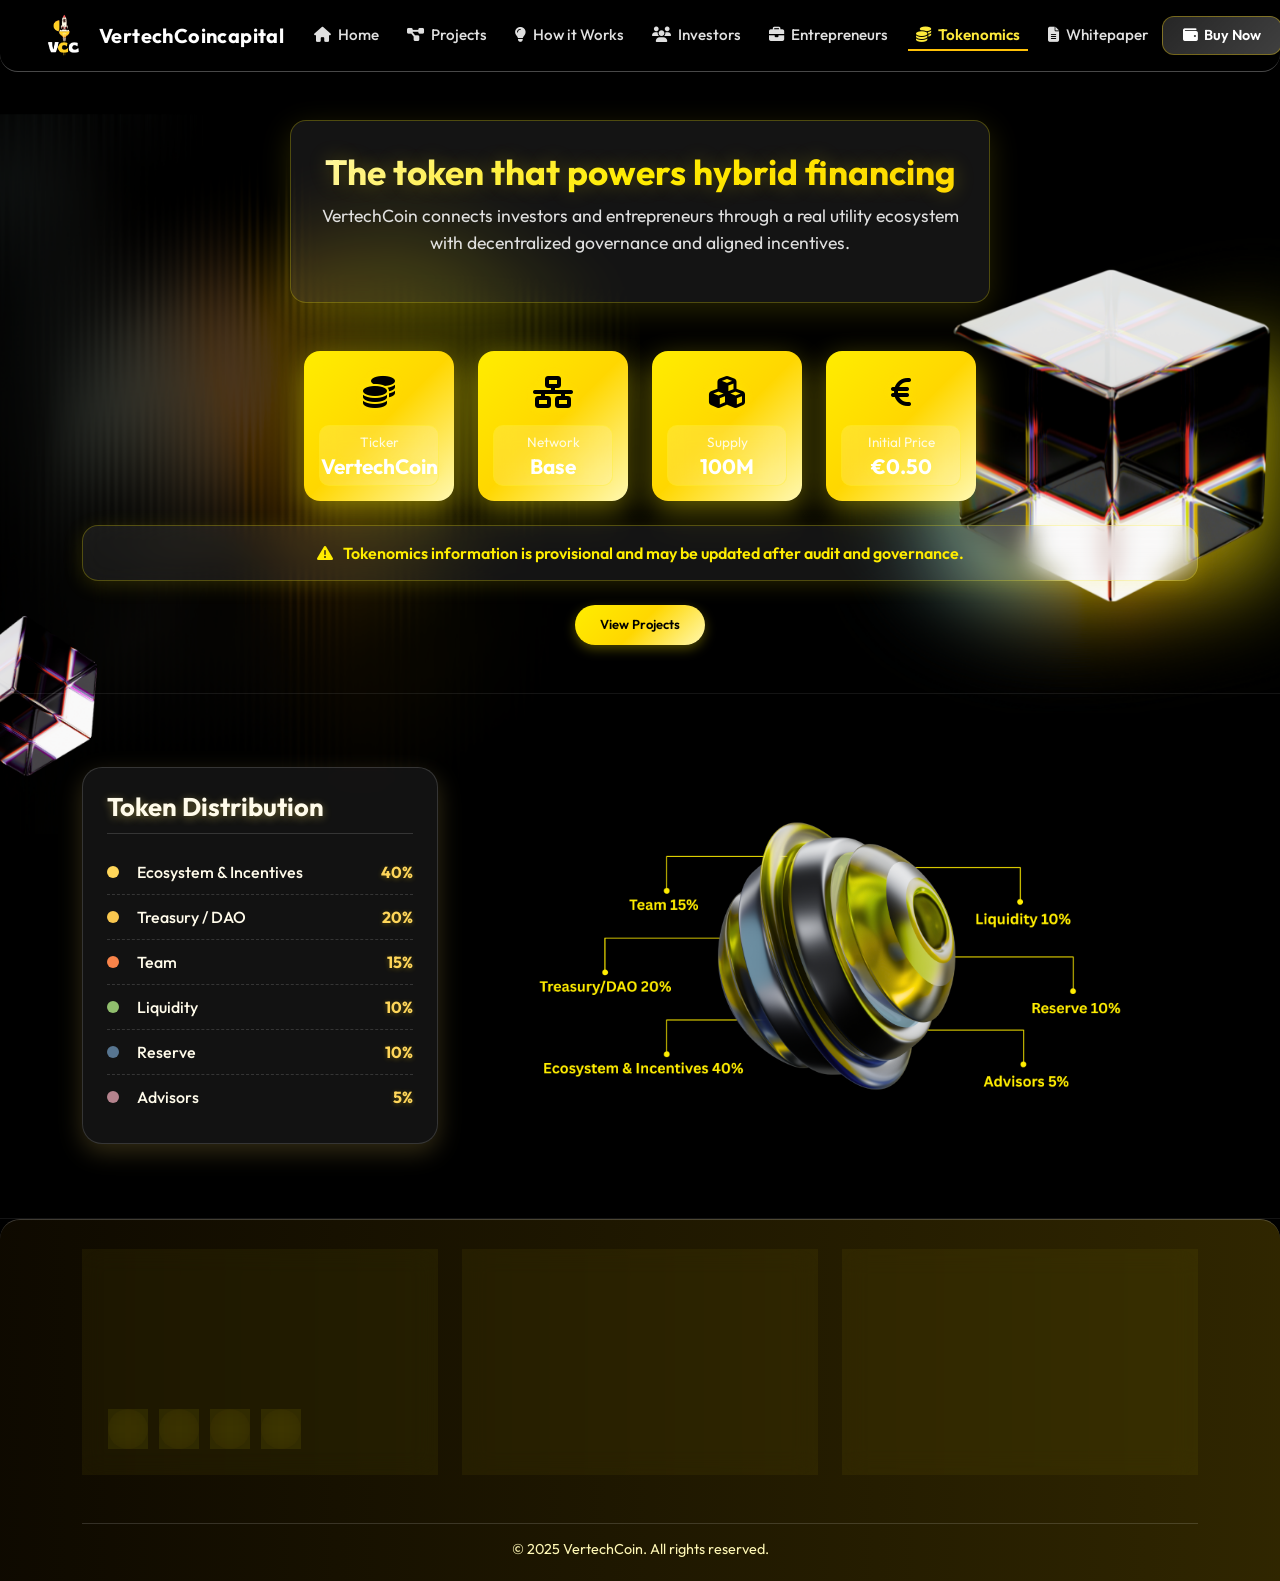
<file: token.html>
<!DOCTYPE html>
<html lang="en">
<head>
  <meta charset="UTF-8">
  <meta name="viewport" content="width=device-width, initial-scale=1.0">
  <title>VertechCoincapital-Tokenomics</title>
  <link rel="icon" type="image/png" href="images/new-logo-BuRQRJTO.png">
  <!-- Bootstrap CSS -->
  <link href="https://cdn.jsdelivr.net/npm/bootstrap@5.3.3/dist/css/bootstrap.min.css" rel="stylesheet">
  <!-- Google Fonts -->
  <link href="https://fonts.googleapis.com/css2?family=Inter:wght@400;600;700&display=swap" rel="stylesheet">
  <!-- Font Awesome -->
  <link href="https://cdnjs.cloudflare.com/ajax/libs/font-awesome/6.5.0/css/all.min.css" rel="stylesheet">

  <link href="https://fonts.googleapis.com/css2?family=Outfit:wght@400;500;600;700&display=swap" rel="stylesheet">

    <link rel="stylesheet" href="https://cdnjs.cloudflare.com/ajax/libs/animate.css/4.1.1/animate.min.css" />

  <!-- Custom CSS -->
  <link rel="stylesheet" href="css/navbar.css">
  <link rel="stylesheet" href="css/hero.css">
  <link rel="stylesheet" href="css/dashboard.css">
  <link rel="stylesheet" href="css/index.css">
  <link rel="stylesheet" href="css/entrepreneurs.css">
  <link rel="stylesheet" href="css/index.css">
  <link rel="stylesheet" href="css/token.css">
</head>
<body style=" background: black; overflow-x: hidden;    font-family: 'Outfit', sans-serif !important;">

  <!-- Navbar -->
  <nav class="navbar navbar-expand-lg fixed-top custom-navbar">
    <div class="container-fluid">
      <a class="navbar-brand d-flex align-items-center" href="index.html">
        <img src="images/new-logo-BuRQRJTO.png" alt="VertechCoin Logo" class="me-2" style="height: 55px;">
        <span>VertechCoincapital</span>
      </a>
      <button class="navbar-toggler" type="button" data-bs-toggle="collapse" data-bs-target="#navbarNav"
        aria-controls="navbarNav" aria-expanded="false" aria-label="Toggle navigation">
        <span class="navbar-toggler-icon" style="filter: invert(1);"></span>
      </button>
      <div class="collapse navbar-collapse justify-content-center" id="navbarNav">
        <ul class="navbar-nav">
          <li class="nav-item"><a class="nav-link" href="index.html"><i class="fa-solid fa-house me-1"></i>
            Home</a></li>
            <li class="nav-item"><a class="nav-link" href="projectnew.html"><i class="fa-solid fa-diagram-project me-1"></i>
              Projects</a></li>
          <li class="nav-item"><a class="nav-link" href="how-works.html"><i class="fa-solid fa-lightbulb me-1"></i> How
              it Works</a></li>
          <li class="nav-item"><a class="nav-link" href="invest.html"><i class="fa-solid fa-users me-1"></i>
              Investors</a></li>
          <li class="nav-item"><a class="nav-link" href="entrepreneurs.html"><i class="fa-solid fa-briefcase me-1"></i>
              Entrepreneurs</a></li>
          <li class="nav-item"><a class="nav-link" href="token.html"><i class="fa-solid fa-coins me-1"></i> Tokenomics</a>
          </li>
          <li class="nav-item"><a class="nav-link" href="whitepaper.html"><i class="fa-solid fa-file-lines me-1"></i>
              Whitepaper</a></li>
        </ul>
      </div>
      <div class="nav-buttons d-none d-lg-block">
        <button class="btn glass-btn me-2" onclick="alert('Coming soon')"><i class="fa-solid fa-wallet me-1"></i> Buy Now</button>
        <a href="projects.html"><button class="btn glass-btn"><i class="fa-solid fa-compass me-1"></i> Explore
            Projects</button></a>
      </div>
    </div>
  </nav>



  <section class="token-section pt-5 pb-5">
    <div class="container text-center">
      <!-- Intro Container -->
      <div class="token-intro mx-auto mb-5 animate-on-scroll animate__animated" data-animation="animate__fadeInDown">
        <h2 class="token-title">The token that powers hybrid financing</h2>
        <p class="token-subtitle">
          VertechCoin connects investors and entrepreneurs through a real utility ecosystem 
          with decentralized governance and aligned incentives.
        </p>
      </div>
  
     <!-- Token Cards Grid -->
<div class="token-grid d-flex justify-content-center flex-wrap gap-4">
  
    <div class="token-card-square animate-on-scroll animate__animated" data-animation="animate__fadeInLeft">
      <i class="fas fa-coins token-icon"></i>
      <div class="token-bottom">
        <span class="token-label">Ticker</span>
        <h3>VertechCoin</h3>
      </div>
    </div>
  
    <div class="token-card-square animate-on-scroll animate__animated" data-animation="animate__fadeInDown">
      <i class="fas fa-network-wired token-icon"></i>
      <div class="token-bottom">
        <span class="token-label">Network</span>
        <h3>Base</h3>
      </div>
    </div>
  
    <div class="token-card-square animate-on-scroll animate__animated" data-animation="animate__fadeInDown">
      <i class="fas fa-cubes token-icon"></i>
      <div class="token-bottom">
        <span class="token-label">Supply</span>
        <h3>100M</h3>
      </div>
    </div>
  
    <div class="token-card-square animate-on-scroll animate__animated" data-animation="animate__fadeInRight">
      <i class="fas fa-euro-sign token-icon"></i>
      <div class="token-bottom">
        <span class="token-label">Initial Price</span>
        <h3>€0.50</h3>
      </div>
    </div>
  
  </div>
  
  
      <!-- Tokenomics Warning -->
      <div class="token-warning mt-4 animate-on-scroll animate__animated" data-animation="animate__fadeInLeft">
        <i class="fas fa-exclamation-triangle"></i>
        Tokenomics information is provisional and may be updated after audit and governance.
      </div>
  
      <!-- CTA -->
      <a href="projects.html" class="btn btn-primary mt-4 animate-on-scroll animate__animated" data-animation="animate__fadeInRight">View Projects</a>
    </div>




    



  </section>




  <!-- Tokenomics Section -->
<section class="tokenomics-section pt-5 pb-5">
  <div class="container">
    <div class="row align-items-center justify-content-center">

      <!-- Left Token Distribution -->
      <div class="col-lg-4 col-md-5 col-12 mb-4 mb-md-0">
        <div class="token-info-box p-4">
          <h3 class="token-info-title mb-3">Token Distribution</h3>
          <ul class="token-info-list">
            <li><span class="token-dot" style="background-color:#FFD65A;"></span><span class="token-info-label">Ecosystem & Incentives</span><span class="token-info-value">40%</span></li>
            <li><span class="token-dot" style="background-color:#F9C74F;"></span><span class="token-info-label">Treasury / DAO</span><span class="token-info-value">20%</span></li>
            <li><span class="token-dot" style="background-color:#F9844A;"></span><span class="token-info-label">Team</span><span class="token-info-value">15%</span></li>
            <li><span class="token-dot" style="background-color:#90BE6D;"></span><span class="token-info-label">Liquidity</span><span class="token-info-value">10%</span></li>
            <li><span class="token-dot" style="background-color:#577590;"></span><span class="token-info-label">Reserve</span><span class="token-info-value">10%</span></li>
            <li><span class="token-dot" style="background-color:#B5838D;"></span><span class="token-info-label">Advisors</span><span class="token-info-value">5%</span></li>
          </ul>
        </div>
      </div>

      <!-- Right Chart Image -->
      <div class="col-lg-8 col-md-7 col-12 text-center">
        <div class="token-chart-container p-3">
          <img src="images/tokenomics-chart.png" alt="Tokenomics Chart" class="img-fluid tokenomics-image">
        </div>
      </div>

    </div>
  </div>
</section>

  
  




  
  




  







  <!--Modern Footer -->
<!--Footer -->
<footer class="footer">
  <div class="container">
    <div class="row gy-4">
      
      <!-- Brand Info -->
      <div class="col-lg-4 col-md-6">
        <div class="footer-card glass h-100 d-flex flex-column">
          <h3 class="footer-logo">VertechCoin</h3>
          <p class="footer-desc flex-grow-1">
            Where entrepreneurs and investors meet. Fuel innovation with smart funding solutions powered by VertechCoin.
          </p>
          <div class="socials">
            <a href="#"><i class="fab fa-twitter"></i></a>
            <a href="#"><i class="fab fa-telegram-plane"></i></a>
            <a href="#"><i class="fab fa-instagram"></i></a>
            <a href="#"><i class="fab fa-medium-m"></i></a>
          </div>
        </div>
      </div>

      <!-- Quick Links -->
      <div class="col-lg-4 col-md-6">
        <div class="footer-card glass h-100 d-flex flex-column">
          <h5 class="footer-heading">Quick Links</h5>
          <ul class="footer-links flex-grow-1">
            <li><a href="whitepaper.html">Whitepaper</a></li>
            <li><a href="projectnew.html">Projects</a></li>
            <li><a href="invest.html">Investors</a></li>
            <li><a href="token.html">Tokenomics</a></li>
          </ul>
        </div>
      </div>

      <!-- Legal -->
      <div class="col-lg-4 col-md-6">
        <div class="footer-card glass h-100 d-flex flex-column">
          <h5 class="footer-heading">Legal</h5>
          <ul class="footer-links flex-grow-1">
            <li><a href="/public/Privacy_Policy.pdf" target="_blank">Privacy Policy</a></li>
            <li><a href="/public/Terms_of_Service.pdf" target="_blank">Terms of Service</a></li>
            <li><a href="/public/Risk_Disclosure.pdf" target="_blank">Risk Disclosure</a></li>
          </ul>
        </div>
      </div>

      <!-- Subscribe -->
      <!-- <div class="col-lg-3 col-md-6">
        <div class="footer-card glass h-100 d-flex flex-column text-center">
          <h5 class="footer-heading">Stay Updated</h5>
          <p class="footer-desc flex-grow-1">
            Get the latest updates on VertechCoin and new project launches
          </p>
          <form class="subscribe-form d-flex">
            <input type="email" class="form-control" placeholder="Enter your email">
            <button type="submit" class="btn-subscribe">Subscribe</button>
          </form>
        </div>
      </div> -->

    </div>

    <!-- Bottom -->
    <div class="footer-bottom text-center mt-5">
      <p>© 2025 VertechCoin. All rights reserved.</p>
    </div>
  </div>
</footer>
  
  <!-- Bootstrap JS -->
  <script src="https://cdn.jsdelivr.net/npm/bootstrap@5.3.3/dist/js/bootstrap.bundle.min.js"></script>

<!-- Animation Script-->
  <script>
        // Function to handle the intersection of the target elements
        function handleIntersection(entries, observer) {
            entries.forEach((entry) => {
                if (entry.isIntersecting) {
                    const targetElement = entry.target;
                    const animationClass = targetElement.dataset.animation;

                    if (animationClass) {
                        targetElement.classList.add(animationClass);
                        // Remove the animate-on-scroll class to prevent animation on subsequent scrolls
                        targetElement.classList.remove('animate-on-scroll');
                    }
                }
            });
        }

        const options = {
            root: null,
            rootMargin: '0px',
            threshold: 0,
        };

        const observer = new IntersectionObserver(handleIntersection, options);

        // Observe all elements with the "animate-on-scroll" class
        const animatedElements = document.querySelectorAll('.animate-on-scroll');
        animatedElements.forEach((element) => {
            observer.observe(element);
        });
    </script>


<script>
  // Run after page loads
  document.addEventListener("DOMContentLoaded", function () {
    const currentPage = window.location.pathname.split("/").pop(); 
    const navLinks = document.querySelectorAll(".custom-navbar .nav-link");

    navLinks.forEach(link => {
      if (link.getAttribute("href") === currentPage) {
        link.classList.add("active");
      }
    });
  });
</script>


</body>
</html>
</file>
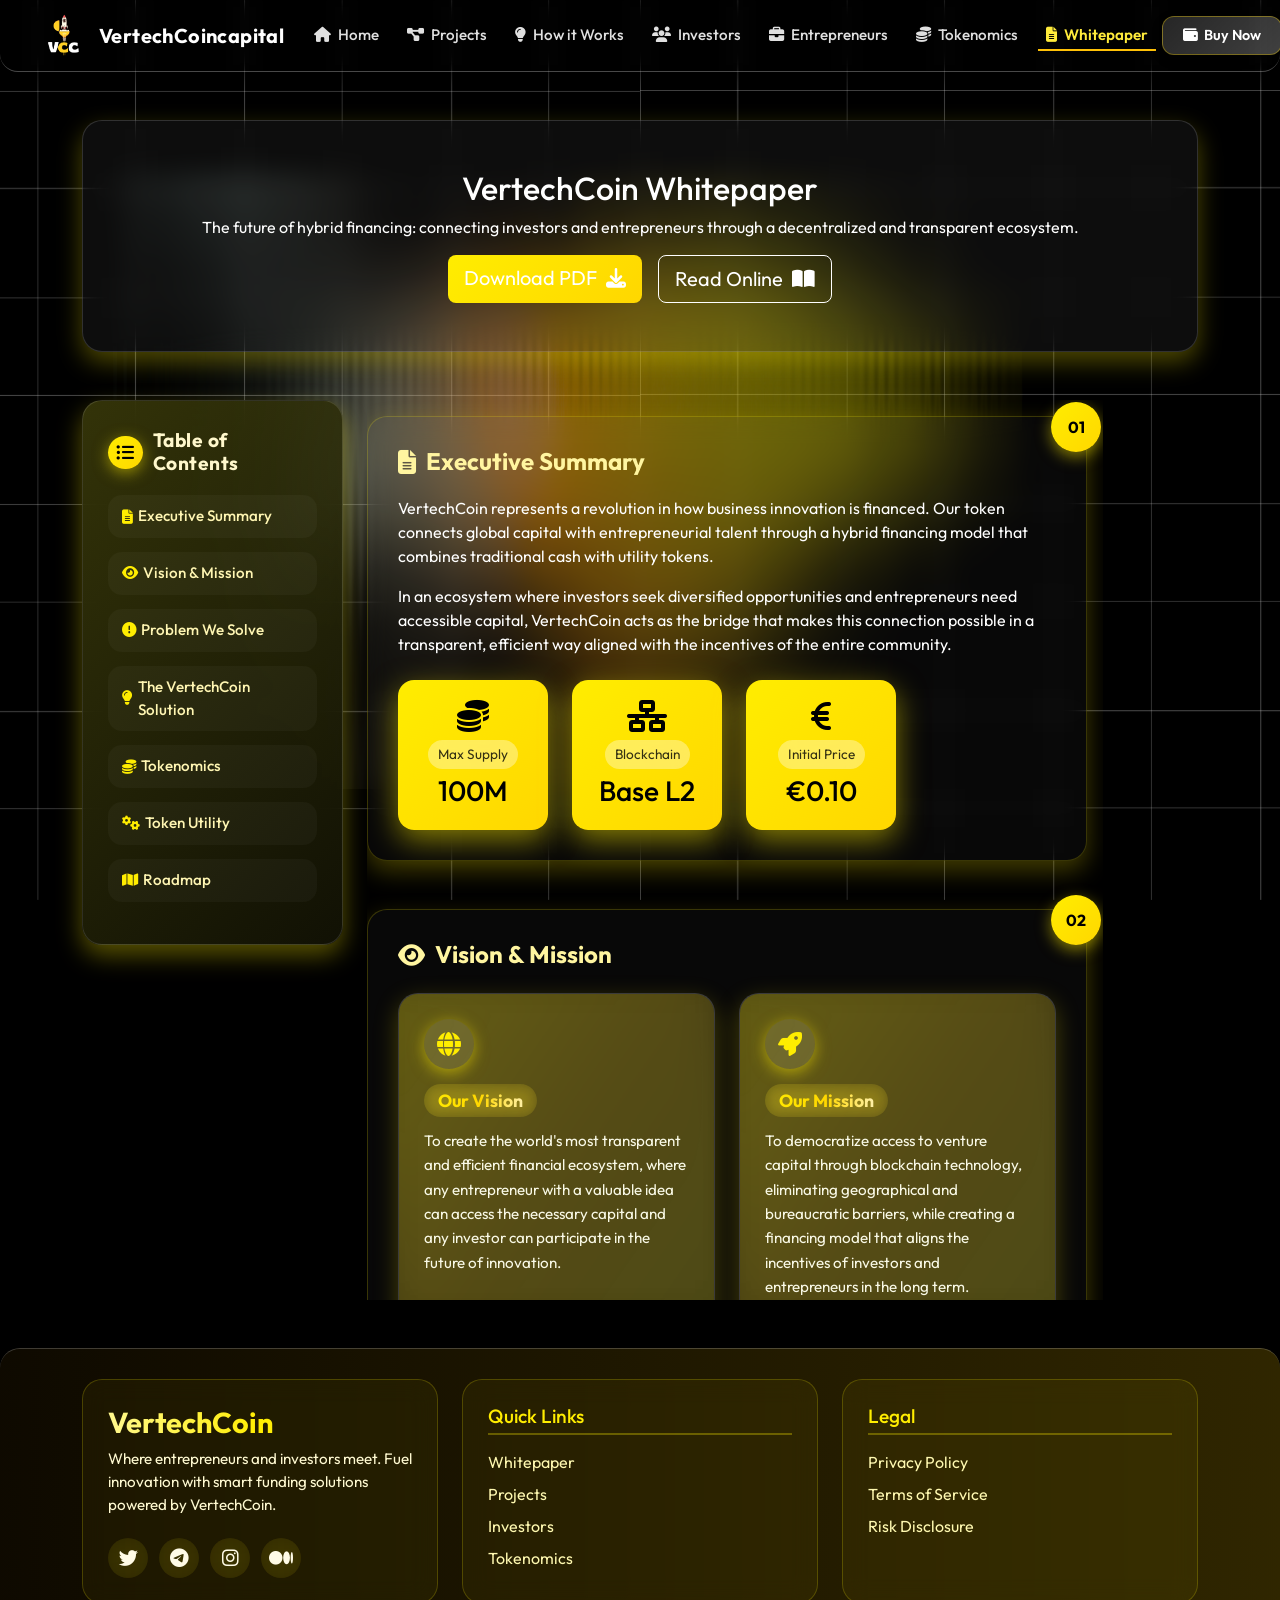
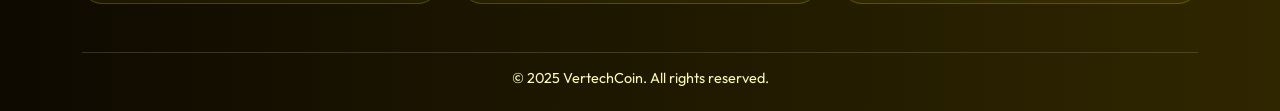
<file: whitepaper.html>
<!DOCTYPE html>
<html lang="en">
<head>
  <meta charset="UTF-8">
  <meta name="viewport" content="width=device-width, initial-scale=1.0">
  <title>VertechCoincapital-Whitepaper</title>
  <link rel="icon" type="image/png" href="images/new-logo-BuRQRJTO.png">
  <!-- Bootstrap CSS -->
  <link href="https://cdn.jsdelivr.net/npm/bootstrap@5.3.3/dist/css/bootstrap.min.css" rel="stylesheet">
  <!-- Google Fonts -->
  <link href="https://fonts.googleapis.com/css2?family=Inter:wght@400;600;700&display=swap" rel="stylesheet">
  <!-- Font Awesome -->
  <link href="https://cdnjs.cloudflare.com/ajax/libs/font-awesome/6.5.0/css/all.min.css" rel="stylesheet">

  <link href="https://fonts.googleapis.com/css2?family=Outfit:wght@400;500;600;700&display=swap" rel="stylesheet">

  <link rel="stylesheet" href="https://cdnjs.cloudflare.com/ajax/libs/animate.css/4.1.1/animate.min.css" />

  <!-- Custom CSS -->
  <link rel="stylesheet" href="css/navbar.css">
  
  <link rel="stylesheet" href="css/index.css">
  <link rel="stylesheet" href="css/whitepaper.css">
 
</head>
<body style=" background: black; overflow-x: hidden;">

  <!-- Navbar -->
  <nav class="navbar navbar-expand-lg fixed-top custom-navbar">
    <div class="container-fluid">
      <a class="navbar-brand d-flex align-items-center" href="index.html">
        <img src="images/new-logo-BuRQRJTO.png" alt="VertechCoin Logo" class="me-2" style="height: 55px;">
        <span>VertechCoincapital</span>
      </a>
      <button class="navbar-toggler" type="button" data-bs-toggle="collapse" data-bs-target="#navbarNav"
        aria-controls="navbarNav" aria-expanded="false" aria-label="Toggle navigation">
        <span class="navbar-toggler-icon" style="filter: invert(1);"></span>
      </button>
      <div class="collapse navbar-collapse justify-content-center" id="navbarNav">
        <ul class="navbar-nav">
          <li class="nav-item"><a class="nav-link" href="index.html"><i class="fa-solid fa-house me-1"></i>
            Home</a></li>
          <li class="nav-item"><a class="nav-link" href="projectnew.html"><i class="fa-solid fa-diagram-project me-1"></i>
              Projects</a></li>
          <li class="nav-item"><a class="nav-link" href="how-works.html"><i class="fa-solid fa-lightbulb me-1"></i> How
              it Works</a></li>
          <li class="nav-item"><a class="nav-link" href="invest.html"><i class="fa-solid fa-users me-1"></i>
              Investors</a></li>
          <li class="nav-item"><a class="nav-link" href="entrepreneurs.html"><i class="fa-solid fa-briefcase me-1"></i>
              Entrepreneurs</a></li>
          <li class="nav-item"><a class="nav-link" href="token.html"><i class="fa-solid fa-coins me-1"></i> Tokenomics</a>
          </li>
          <li class="nav-item"><a class="nav-link" href="whitepaper.html"><i class="fa-solid fa-file-lines me-1"></i>
              Whitepaper</a></li>
        </ul>
      </div>
      <div class="nav-buttons d-none d-lg-block">
        <button class="btn glass-btn me-2" onclick="alert('Coming soon')"><i class="fa-solid fa-wallet me-1"></i> Buy Now</button>
        <a href="projectnew.html"><button class="btn glass-btn"><i class="fa-solid fa-compass me-1"></i> Explore
            Projects</button></a>
      </div>
    </div>
  </nav>







  <section class="whitepaper-section py-5">
    <div class="container">
  
      <!-- Top Intro -->
      <div class="text-center mb-5 glass-box intro-box p-5 animate-on-scroll animate__animated" data-animation="animate__fadeInDown">
        <h2 class="whitepaper-title">VertechCoin Whitepaper</h2>
        <p class="whitepaper-subtitle">The future of hybrid financing: connecting investors and entrepreneurs through a decentralized and transparent ecosystem.</p>
        <div class="d-flex justify-content-center gap-3 mt-3 flex-wrap">
          <a href="#" class="btn btn-primary btn-lg">Download PDF <i class="fas fa-download"></i></a>
          <a href="#" class="btn btn-outline-light btn-lg">Read Online <i class="fas fa-book-open"></i></a>
        </div>
      </div>
  
      <div class="row">
  
        <!-- LEFT: Table of Contents -->
        <div class="col-lg-3 sticky-top">
          <div class="toc-box animate-on-scroll animate__animated" data-animation="animate__fadeInLeft">
            <h5 class="toc-title"><i class="fas fa-list-ul"></i> Table of Contents</h5>
            <ul class="toc-list list-unstyled">
              <li><a href="#executive-summary" class="toc-link"><i class="fas fa-file-alt"></i> Executive Summary</a></li>
              <li><a href="#vision-mission" class="toc-link"><i class="fas fa-eye"></i> Vision & Mission</a></li>
              <li><a href="#problem-solve" class="toc-link"><i class="fas fa-exclamation-circle"></i> Problem We Solve</a></li>
              <li><a href="#vcoin-solution" class="toc-link"><i class="fas fa-lightbulb"></i> The VertechCoin Solution</a></li>
              <li><a href="#tokenomics" class="toc-link"><i class="fas fa-coins"></i> Tokenomics</a></li>
              <li><a href="#token-utility" class="toc-link"><i class="fas fa-cogs"></i> Token Utility</a></li>
              <!-- <li><a href="#technology" class="toc-link"><i class="fas fa-microchip"></i> Technology</a></li>
              <li><a href="#market-analysis" class="toc-link"><i class="fas fa-chart-line"></i> Market Analysis</a></li> -->
              <li><a href="#roadmap" class="toc-link"><i class="fas fa-map"></i> Roadmap</a></li>
            </ul>
          </div>
        </div>
        
  
        <!-- RIGHT: Section Details -->
        <div class="col-lg-8">
  
       <div class="content-wrapper">
           <!-- Executive Summary -->
           <div id="executive-summary" class="whitepaper-section-detail mb-5 mt-3 glass-card animate-on-scroll animate__animated" data-animation="animate__fadeInRight">
            <div class="section-floating-number">01</div>
            <h3 class="section-heading"><i class="fas fa-file-alt"></i> Executive Summary</h3>
            <p>VertechCoin represents a revolution in how business innovation is financed. Our token connects global capital with entrepreneurial talent through a hybrid financing model that combines traditional cash with utility tokens.</p>
            <p>In an ecosystem where investors seek diversified opportunities and entrepreneurs need accessible capital, VertechCoin acts as the bridge that makes this connection possible in a transparent, efficient way aligned with the incentives of the entire community.</p>
  
            <div class="d-flex flex-wrap gap-4 mt-4">
              <div class="token-card-square">
                <i class="fas fa-coins fa-2x mb-2"></i>
                <span class="token-label">Max Supply</span>
                <h3>100M</h3>
              </div>
              <div class="token-card-square">
                <i class="fas fa-network-wired fa-2x mb-2"></i>
                <span class="token-label">Blockchain</span>
                <h3>Base L2</h3>
              </div>
              <div class="token-card-square">
                <i class="fas fa-euro-sign fa-2x mb-2"></i>
                <span class="token-label">Initial Price</span>
                <h3>€0.10</h3>
              </div>
            </div>
          </div>
  
 <!-- Vision & Mission -->
<div id="vision-mission" class="whitepaper-section-detail mb-5 glass-card position-relative animate-on-scroll animate__animated" data-animation="animate__fadeInRight">
    <div class="section-floating-number">02</div>
    <h3 class="section-heading"><i class="fas fa-eye"></i> Vision & Mission</h3>
  
    <div class="vision-mission-wrapper position-relative d-flex flex-wrap gap-4 mt-4">
  
   
  
      <!-- Vision Card -->
      <div class="vision-mission-card animate-on-scroll animate__animated" data-animation="animate__fadeInRight">
        <div class="vm-bg-gradient"></div>
        <div class="vm-icon"><i class="fas fa-globe"></i></div>
        <h5 class="vm-title">Our Vision</h5>
        <p>To create the world's most transparent and efficient financial ecosystem, where any entrepreneur with a valuable idea can access the necessary capital and any investor can participate in the future of innovation.</p>
      </div>
  
      <!-- Mission Card -->
      <div class="vision-mission-card animate-on-scroll animate__animated" data-animation="animate__fadeInRight">
        <div class="vm-bg-gradient"></div>
        <div class="vm-icon"><i class="fas fa-rocket"></i></div>
        <h5 class="vm-title">Our Mission</h5>
        <p>To democratize access to venture capital through blockchain technology, eliminating geographical and bureaucratic barriers, while creating a financing model that aligns the incentives of investors and entrepreneurs in the long term.</p>
      </div>
  
    </div>
  </div>
  
  
  
<!-- Problem We Solve -->
<div id="problem-solve" class="whitepaper-section-detail mb-5 glass-card animate-on-scroll animate__animated" data-animation="animate__fadeInRight">
    <div class="section-floating-number">03</div>
    <h3 class="section-heading text-center"><i class="fas fa-exclamation-circle"></i> Problem We Solve</h3>

    <div class="d-flex flex-wrap gap-4 mt-4 justify-content-center">
        <!-- Entrepreneurs -->
        <div class="problem-card flex-fill">
            <div class="pc-icon-pill"><i class="fas fa-user-tie"></i></div>
            <h5 class="pc-title">For Entrepreneurs</h5>
            <ul class="pc-list">
                <li>Limited access to venture capital</li>
                <li>Long and bureaucratic processes</li>
                <li>Lack of transparency in evaluation</li>
                <li>Geographic concentration of capital</li>
            </ul>
        </div>

        <!-- Investors -->
        <div class="problem-card flex-fill">
            <div class="pc-icon-pill"><i class="fas fa-chart-pie"></i></div>
            <h5 class="pc-title">For Investors</h5>
            <ul class="pc-list">
                <li>High entry barriers (minimum tickets)</li>
                <li>Lack of accessible diversification</li>
                <li>Asymmetric information</li>
                <li>Expensive due diligence processes</li>
            </ul>
        </div>
    </div>
</div>




<!-- VertechCoin Solution -->
<div id="vcoin-solution" class="whitepaper-section-detail mb-5 glass-card animate-on-scroll animate__animated" data-animation="animate__fadeInRight">
    <div class="section-floating-number">04</div>
    <h3 class="section-heading text-center"><i class="fas fa-lightbulb"></i> The VertechCoin Solution</h3>
    <p class="section-intro text-center">
      VertechCoin introduces a revolutionary hybrid financing model that combines the best of traditional and decentralized finance:
    </p>
  
    <div class="d-flex flex-wrap gap-4 mt-4 justify-content-center">
  
      <!-- Hybrid Financing -->
      <div class="solution-card flex-fill">
        <div class="sc-icon"><i class="fas fa-coins"></i></div>
        <h5 class="sc-title">Hybrid Financing</h5>
        <p class="sc-text">Projects can set goals in both cash (€) and VertechCoin, allowing multiple forms of participation and creating a more flexible ecosystem.</p>
      </div>
  
      <!-- Transparency -->
      <div class="solution-card flex-fill">
        <div class="sc-icon"><i class="fas fa-balance-scale"></i></div>
        <h5 class="sc-title">Total Transparency</h5>
        <p class="sc-text">All transactions, overflow rules and allocations are visible on-chain, eliminating the traditional opacity of venture capital.</p>
      </div>
  
      <!-- Aligned Community -->
      <div class="solution-card flex-fill">
        <div class="sc-icon"><i class="fas fa-users"></i></div>
        <h5 class="sc-title">Aligned Community</h5>
        <p class="sc-text">VertechCoin holders become active participants in the ecosystem, with voting rights on key decisions and preferential access to new projects.</p>
      </div>
  
      <!-- Global Access -->
      <div class="solution-card flex-fill">
        <div class="sc-icon"><i class="fas fa-globe"></i></div>
        <h5 class="sc-title">Global Access</h5>
        <p class="sc-text">Without geographical restrictions, anyone in the world can participate as an investor or entrepreneur, democratizing access to capital.</p>
      </div>
  
    </div>
  </div>
  




<!-- Tokenomics Section -->
<div id="tokenomics" class="whitepaper-section-detail mb-5 glass-card animate-on-scroll animate__animated" data-animation="animate__fadeInRight">
    <div class="section-floating-number">05</div>
    <h3 class="section-heading text-center"><i class="fas fa-chart-bar"></i> Tokenomics</h3>
  
    <!-- Token Specifications Row -->
    <div class="d-flex flex-wrap justify-content-center gap-4 mt-4 token-specs-row">
      <div class="spec-card">
        <h6><i class="fas fa-coins"></i> Ticker</h6>
        <p>VertechCoin</p>
      </div>
      <div class="spec-card">
        <h6><i class="fas fa-network-wired"></i> Blockchain</h6>
        <p>Base (L2 Ethereum)</p>
      </div>
      <div class="spec-card">
        <h6><i class="fas fa-cubes"></i> Total Supply</h6>
        <p>100,000,000 VertechCoin</p>
      </div>
      <div class="spec-card">
        <h6><i class="fas fa-euro-sign"></i> Initial Price</h6>
        <p>€0.10</p>
      </div>
    </div>
  
    <!-- Tokenomics Distribution Layout -->
    <div class="row align-items-stretch mt-5 animate-on-scroll animate__animated" data-animation="animate__fadeInRight">
      <!-- Left Distribution Box -->
      <div class="col-md-6">
        <div class="distribution-box">
          <h5><i class="fas fa-sitemap"></i> Token Distribution</h5>
          <ul class="distribution-list">
            <li><span>Ecosystem & Incentives</span><span class="percent">40%</span></li>
            <li><span>Treasury/DAO</span><span class="percent">20%</span></li>
            <li><span>Team</span><span class="percent">15%</span></li>
            <li><span>Liquidity</span><span class="percent">10%</span></li>
            <li><span>Reserve</span><span class="percent">10%</span></li>
            <li><span>Advisors</span><span class="percent">5%</span></li>
          </ul>
        </div>
      </div>
  
      <!-- Right Chart (placeholder, you’ll add chart here) -->
      <div class="col-md-6 d-flex align-items-center justify-content-center">
        <div class="chart-placeholder">
            <img src="images/tokenomics-chart.png" alt="Tokenomics Chart">
          </div>
          
      </div>
    </div>
  </div>




<!-- Token Utility Section -->
<div id="token-utility" class="whitepaper-section-detail mb-5 glass-card animate-on-scroll animate__animated" data-animation="animate__fadeInRight">
    <div class="section-floating-number">06</div>
    <h3 class="section-heading text-center"><i class="fas fa-coins"></i> Token Utility</h3>
    <p class="text-center section-subheading">
      The VertechCoin token is at the heart of the ecosystem, powering investments, governance, and access.
    </p>
  
    <!-- Token Utility Cards Layout -->
    <div class="row mt-5 g-4 justify-content-center animate-on-scroll animate__animated" data-animation="animate__fadeInRight">
      <!-- Investment Medium -->
      <div class="col-md-6">
        <div class="utility-card">
          <div class="utility-icon"><i class="fas fa-hand-holding-usd"></i></div>
          <h5>Investment Medium</h5>
          <p>VertechCoin serves as the native currency to invest in projects listed on the platform, creating a closed and sustainable economic cycle.</p>
        </div>
      </div>
  
      <!-- Tier Access -->
      <div class="col-md-6 animate-on-scroll animate__animated" data-animation="animate__fadeInRight">
        <div class="utility-card">
          <div class="utility-icon"><i class="fas fa-layer-group"></i></div>
          <h5>Tier Access</h5>
          <p>Holders get early access, better ticket limits and exclusive perks based on the amount of VertechCoin they own.</p>
        </div>
      </div>
  
      <!-- Governance -->
      <div class="col-md-6 animate-on-scroll animate__animated" data-animation="animate__fadeInRight">
        <div class="utility-card">
          <div class="utility-icon"><i class="fas fa-vote-yea"></i></div>
          <h5>Governance</h5>
          <p>Voting rights on key decisions: which verticals to prioritize, matching pool usage and featured projects on the platform.</p>
        </div>
      </div>
  
      <!-- Staking -->
      <div class="col-md-6 animate-on-scroll animate__animated" data-animation="animate__fadeInRight">
        <div class="utility-card">
          <div class="utility-icon"><i class="fas fa-lock"></i></div>
          <h5>Staking</h5>
          <p>Optional staking functionality that grants allocation priority in projects with high demand and reduced liquidity.</p>
        </div>
      </div>
    </div>
  </div>
  

  


  <!-- Roadmap Section -->
<div id="roadmap" class="whitepaper-section-detail mb-5 glass-card">
    <div class="section-floating-number">07</div>
    <h3 class="section-heading text-center"><i class="fas fa-route"></i> Roadmap</h3>
    <p class="text-center section-subheading">Our journey to building the future of decentralized venture capital</p>
  
    <!-- Roadmap Timeline -->
    <div class="roadmap-timeline mt-5">
  
      <!-- Q4 2024 -->
      <div class="roadmap-step">
        <div class="roadmap-circle"><i class="fas fa-rocket"></i></div>
        <div class="roadmap-content animate-on-scroll animate__animated" data-animation="animate__fadeInDown">
          <h5 class="roadmap-pill">Q4 2024</h5>
          <h6>MVP Launch</h6>
          <ul>
            <li>Landing page</li>
            <li>Project marketplace</li>
            <li>Demo investment system</li>
            <li>Basic KYC</li>
          </ul>
        </div>
      </div>
  
      <!-- Q1 2025 -->
      <div class="roadmap-step">
        <div class="roadmap-circle"><i class="fas fa-coins"></i></div>
        <div class="roadmap-content animate-on-scroll animate__animated" data-animation="animate__fadeInDown">
          <h5 class="roadmap-pill">Q1 2025</h5>
          <h6>Token & DeFi</h6>
          <ul>
            <li>VertechCoin launch</li>
            <li>Fiat on-ramp</li>
            <li>Basic staking</li>
            <li>Initial governance</li>
          </ul>
        </div>
      </div>
  
      <!-- Q2 2025 -->
      <div class="roadmap-step">
        <div class="roadmap-circle"><i class="fas fa-chart-line"></i></div>
        <div class="roadmap-content animate-on-scroll animate__animated" data-animation="animate__fadeInDown">
          <h5 class="roadmap-pill">Q2 2025</h5>
          <h6>Expansion</h6>
          <ul>
            <li>Smart contract audit</li>
            <li>Mobile app</li>
            <li>Strategic partnerships</li>
          </ul>
        </div>
      </div>
  
    </div>
  </div>
  
       </div>
    
  
  
  

  
        </div>
      </div>
    </div>
  </section>
  










  
















  <!--Modern Footer -->
<!--Footer -->
<footer class="footer">
  <div class="container">
    <div class="row gy-4">
      
      <!-- Brand Info -->
      <div class="col-lg-4 col-md-6">
        <div class="footer-card glass h-100 d-flex flex-column">
          <h3 class="footer-logo">VertechCoin</h3>
          <p class="footer-desc flex-grow-1">
            Where entrepreneurs and investors meet. Fuel innovation with smart funding solutions powered by VertechCoin.
          </p>
          <div class="socials">
            <a href="#"><i class="fab fa-twitter"></i></a>
            <a href="#"><i class="fab fa-telegram-plane"></i></a>
            <a href="#"><i class="fab fa-instagram"></i></a>
            <a href="#"><i class="fab fa-medium-m"></i></a>
          </div>
        </div>
      </div>

      <!-- Quick Links -->
      <div class="col-lg-4 col-md-6">
        <div class="footer-card glass h-100 d-flex flex-column">
          <h5 class="footer-heading">Quick Links</h5>
          <ul class="footer-links flex-grow-1">
            <li><a href="whitepaper.html">Whitepaper</a></li>
            <li><a href="projectnew.html">Projects</a></li>
            <li><a href="invest.html">Investors</a></li>
            <li><a href="token.html">Tokenomics</a></li>
          </ul>
        </div>
      </div>

      <!-- Legal -->
      <div class="col-lg-4 col-md-6">
        <div class="footer-card glass h-100 d-flex flex-column">
          <h5 class="footer-heading">Legal</h5>
          <ul class="footer-links flex-grow-1">
            <li><a href="/public/Privacy_Policy.pdf" target="_blank">Privacy Policy</a></li>
            <li><a href="/public/Terms_of_Service.pdf" target="_blank">Terms of Service</a></li>
            <li><a href="/public/Risk_Disclosure.pdf" target="_blank">Risk Disclosure</a></li>
          </ul>
        </div>
      </div>

      <!-- Subscribe -->
      <!-- <div class="col-lg-3 col-md-6">
        <div class="footer-card glass h-100 d-flex flex-column text-center">
          <h5 class="footer-heading">Stay Updated</h5>
          <p class="footer-desc flex-grow-1">
            Get the latest updates on VertechCoin and new project launches
          </p>
          <form class="subscribe-form d-flex">
            <input type="email" class="form-control" placeholder="Enter your email">
            <button type="submit" class="btn-subscribe">Subscribe</button>
          </form>
        </div>
      </div> -->

    </div>

    <!-- Bottom -->
    <div class="footer-bottom text-center mt-5">
      <p>© 2025 VertechCoin. All rights reserved.</p>
    </div>
  </div>
</footer>

  
  













  
  <script>
    // Highlight TOC link while scrolling
const sections = document.querySelectorAll('.whitepaper-section-detail');
const tocLinks = document.querySelectorAll('.toc-link');

window.addEventListener('scroll', () => {
  let current = '';
  sections.forEach(section => {
    const sectionTop = section.offsetTop - 150;
    if (pageYOffset >= sectionTop) {
      current = section.getAttribute('id');
    }
  });

  tocLinks.forEach(link => {
    link.classList.remove('active');
    if (link.getAttribute('href') === '#' + current) {
      link.classList.add('active');
    }
  });
});

  </script>
  <!-- Bootstrap JS -->
  <script src="https://cdn.jsdelivr.net/npm/bootstrap@5.3.3/dist/js/bootstrap.bundle.min.js"></script>

 <!-- Animation Script-->
  <script>
        // Function to handle the intersection of the target elements
        function handleIntersection(entries, observer) {
            entries.forEach((entry) => {
                if (entry.isIntersecting) {
                    const targetElement = entry.target;
                    const animationClass = targetElement.dataset.animation;

                    if (animationClass) {
                        targetElement.classList.add(animationClass);
                        // Remove the animate-on-scroll class to prevent animation on subsequent scrolls
                        targetElement.classList.remove('animate-on-scroll');
                    }
                }
            });
        }

        const options = {
            root: null,
            rootMargin: '0px',
            threshold: 0,
        };

        const observer = new IntersectionObserver(handleIntersection, options);

        // Observe all elements with the "animate-on-scroll" class
        const animatedElements = document.querySelectorAll('.animate-on-scroll');
        animatedElements.forEach((element) => {
            observer.observe(element);
        });
    </script>

<script>
  // Run after page loads
  document.addEventListener("DOMContentLoaded", function () {
    const currentPage = window.location.pathname.split("/").pop(); 
    const navLinks = document.querySelectorAll(".custom-navbar .nav-link");

    navLinks.forEach(link => {
      if (link.getAttribute("href") === currentPage) {
        link.classList.add("active");
      }
    });
  });
</script>
</body>
</html>
</file>
<file: css/navbar.css>
body, .custom-navbar, .glass-btn {
  font-family: 'Outfit', sans-serif !important;
  }

/* Navbar Styles */
.custom-navbar {
    /* background: linear-gradient(90deg, rgba(20,0,40,0.95) 0%, rgba(90,0,120,0.95) 100%); */
    background: transparent;
    backdrop-filter: blur(10px);
    box-shadow: 0 4px 18px rgba(0, 0, 0, 0.6);
    padding: 0.2rem 1.5rem;
    border-bottom-left-radius: 18px;
    border-bottom-right-radius: 18px;
    transition: all 0.3s ease;
    border-bottom: 1px solid rgba(255, 255, 255, 0.281);
  }
  
  /* Brand */
  .custom-navbar .navbar-brand {
    font-weight: 700;
    color: #fff;
    font-size: 1.25rem;
    white-space: nowrap;
    letter-spacing: 0.4px;
    display: flex;
    align-items: center;
  }
  
  .custom-navbar .navbar-brand img {
    height: 36px;
    margin-right: 8px;
  }
  
  /* Nav Items */
  .custom-navbar .nav-link {
    color: #e0e0e0;
    margin: 0 6px; /* reduced gap */
    font-size: 0.95rem;
    font-weight: 500;
    transition: color 0.3s ease;
    white-space: nowrap;
  }
  
  .custom-navbar .nav-link:hover,
.custom-navbar .nav-link.active {
  color: #ffd54f; /* soft yellow hover */
}

/* Active link */
.custom-navbar .nav-link.active {
  color: #ffeb3b; /* bright yellow for active link */
  font-weight: 600;
  border-bottom: 2px solid #ffc107; /* warm golden border */
  padding-bottom: 2px;
}

  /* Buttons - Improved (Yellow Theme) */
.glass-btn {
  background: linear-gradient(135deg, rgba(255, 255, 255, 0.15), rgba(255, 255, 255, 0.25));
  border: 1px solid rgba(255, 215, 0, 0.35); /* gold border */
  color: #fff;
  backdrop-filter: blur(10px);
  border-radius: 12px;
  padding: 8px 20px;
  font-size: 0.9rem;
  font-weight: 600;
  transition: all 0.3s ease;
  box-shadow: 0 4px 10px rgba(0,0,0,0.4);
}

.glass-btn:hover {
  background: linear-gradient(135deg, rgba(255, 235, 59, 0.35), rgba(255, 193, 7, 0.4)); /* bright warm yellow */
  border-color: rgba(255, 215, 0, 0.6);
  transform: translateY(-2px);
  box-shadow: 0 6px 14px rgba(0, 0, 0, 0.5);
  color: white !important;
}

  
  .nav-buttons {
    display: flex;
    gap: 10px; /* tighter spacing between buttons */
    flex-shrink: 0;
  }
</file>
<file: css/hero.css>
/* Hero Section */
.hero {
    height: 100vh;
    padding: 100px 0;
    position: relative;
    display: flex;
    align-items: center;
    background-image: url('/images/maingif3.png');
    background-position: center;
    background-size: cover;
    backdrop-filter: blur(12px);
    overflow: hidden;
  
  }

  @media (max-width:768px){
    .hero{
      background-image: url('/images/herobg.png') !important;
    background-position: center !important;
    background-size: cover !important;
    }
  }
  

  
  
  /* Make sure hero content stays above overlay */
  .hero .container {
    position: relative;
    z-index: 2;
  }
  
  
  .hero::after {
    content: "";
    position: absolute;
    inset: 0;
    background: radial-gradient(circle at top left, rgba(255,182,193,0.15), transparent 70%),
                radial-gradient(circle at bottom right, rgba(173,216,230,0.15), transparent 70%);
    pointer-events: none;
  }
  
 /* Gradient Headline - Yellow Theme */
 .hero-title {
  font-size: 3.6rem;
  font-weight: 700;
  line-height: 1.2;
  background: linear-gradient(
    90deg,
    #fffbe0,   /* soft light yellow */
    #FFED00,   /* main golden highlight */
    #ffea70    /* lighter end glow */
  );
  -webkit-background-clip: text;
  -webkit-text-fill-color: transparent;
  letter-spacing: 0.5px;
  text-shadow: 0 2px 8px rgba(0, 0, 0, 0.3);
}

  
  /* Paragraph */
  .hero p {
    font-size: 1.15rem;
    color: #e9e9e9;
    margin: 20px 0 35px;
    max-width: 520px;
  }
  
/* Buttons Wrapper */
.hero-buttons {
  display: flex;
  flex-wrap: wrap;
  gap: 16px;
}

/* Glass Buttons */
.btn-main {
  padding: 12px 28px;
  border-radius: 14px;
  font-weight: 600;
  font-size: 1rem;
  border: 2px solid transparent;
  background: linear-gradient(135deg, rgba(255, 255, 255, 0.1), rgba(255, 255, 255, 0.06)) !important;
  backdrop-filter: blur(12px);
  color: #fff;
  position: relative;
  overflow: hidden;
  transition: all 0.35s ease;
}

.btn-main::before {
  content: "";
  position: absolute;
  inset: 0;
  border-radius: 14px;
  padding: 2px;
  background: linear-gradient(90deg, #fffbe0, #FFED00, #ffe44d); /* premium gold gradient */
  -webkit-mask: linear-gradient(#fff 0 0) content-box,
                 linear-gradient(#fff 0 0);
  -webkit-mask-composite: xor;
          mask-composite: exclude;
}

.btn-main:hover {
  transform: translateY(-3px);
  box-shadow: 0 8px 20px rgba(255, 237, 0, 0.45); /* bright golden glow */
}

/* Alternative Button */
.btn-main.alt {
  background: linear-gradient(135deg, rgba(255, 237, 0, 0.15), rgba(255, 255, 255, 0.08));
}


@media (max-width: 768px) {
  .hero-buttons {
    justify-content: center;
    text-align: center;
    gap: 5px !important;
  }
}

  
  

  @media (max-width: 576px) {
    .hero {
      height: 120vh; /* increase height for mobile */
      padding: 60px 15px;
      flex-direction: column;
      padding-top: 100px !important;
    }
    .hero-title {
      font-size: 2rem;
      line-height: 1.3;
    }
    .hero p {
      font-size: 0.95rem;
      margin: 12px auto 20px;
    }
    .dashboard-card {
      margin: 20px auto 0; /* center on mobile */
      max-width: 90%;
    }
  }





















/* Section Background */
.vc-works {
  background: #0b0b0b; /* dark base */
  background-image: url('/images/vcbg.png');
  background-position: center;
  background-size: cover;
  color: #fff;
}

/* Section Heading */
.section-heading h2 {
  font-size: 2.4rem;
  font-weight: 700;
  background: linear-gradient(90deg, #fff8dc, #ffd700, #ffcc33);
  -webkit-background-clip: text;
  -webkit-text-fill-color: transparent;
}

.heading-line {
  width: 80px;
  height: 4px;
  background: linear-gradient(90deg, #fff8dc, #ffd700, #ffcc33);
  margin: 10px auto 0;
  border-radius: 2px;
}

/* Cards */
.vc-card {
  background: rgba(255, 255, 255, 0.05);
  border: 1px solid rgba(255, 255, 255, 0.08);
  padding: 25px 28px;
  border-radius: 18px;
  backdrop-filter: blur(10px);
  transition: all 0.3s ease;
  height: 100%;
  box-shadow: 0 4px 20px rgba(0, 0, 0, 0.35);
  border-color: rgba(255, 215, 0, 0.3);
}

.vc-card:hover {
  transform: translateY(-5px);
  border-color: #ffd700;
  box-shadow: 0 8px 30px rgba(255, 215, 0, 0.4);
}

/* Card Titles */
.vc-card h5,
.vc-card h3 {
  font-weight: 600;
  font-size: 1.2rem;
  display: flex;
  align-items: center;
  margin-bottom: 12px;
}

.vc-card h3 {
  font-size: 1.5rem;
}

/* Title border with golden gradient */
.title-border {
  display: inline-block;
  width: 3px;
  height: 20px;
  background: linear-gradient(180deg, #fff8dc, #ffd700, #ffcc33);
  margin-right: 10px;
  border-radius: 2px;
}

.divider {
  width: 100%;
  height: 1px;
  background: rgba(255, 255, 255, 0.15);
  margin-bottom: 15px;
}

/* Card Text */
.vc-card p {
  font-size: 0.95rem;
  color: #e5e5e5;
  line-height: 1.6;
}

.big-card {
  padding: 35px;
}

/* Buttons - Gold Glass */
.btn-main {
  margin-top: 15px;
  padding: 11px 26px;
  border-radius: 12px;
  font-weight: 600;
  font-size: 0.95rem;
  background: linear-gradient(135deg, rgba(255, 255, 255, 0.1), rgba(255, 255, 255, 0.06));
  backdrop-filter: blur(12px);
  color: #fff;
  border: 2px solid transparent;
  position: relative;
  overflow: hidden;
  transition: all 0.35s ease;
  box-shadow: 0 6px 18px rgba(255, 215, 0, 0.35);
}

.btn-main::before {
  content: "";
  position: absolute;
  inset: 0;
  border-radius: 12px;
  padding: 2px;
  background: linear-gradient(90deg, #fff8dc, #ffd700, #ffcc33);
  -webkit-mask: linear-gradient(#fff 0 0) content-box,
                 linear-gradient(#fff 0 0);
  -webkit-mask-composite: xor;
          mask-composite: exclude;
}

.btn-main:hover {
  transform: translateY(-3px) scale(1.05);
  box-shadow: 0 8px 20px rgba(255, 215, 0, 0.45);
}

/* Alternative Button */
.btn-main.alt {
  background: linear-gradient(135deg, rgba(255, 215, 0, 0.12), rgba(255, 255, 255, 0.08));
}

/* Image */
.premium-img {
  max-height: 300px;
  object-fit: contain;
}

/* Card Decorative Corners & Bar */
.vc-card {
  position: relative;
  overflow: hidden;
}
.vc-card::before,
.vc-card::after,
.vc-card .center-bar {
  position: absolute;
  content: "";
}

/* Corner accents */
.vc-card::before {
  top: 10px;
  left: 10px;
  width: 20px;
  height: 20px;
  border: 1px solid rgba(255, 215, 0, 0.4);
  border-right: none;
  border-bottom: none;
  border-radius: 2px !important;
}
.vc-card::after {
  bottom: 10px;
  right: 10px;
  width: 20px;
  height: 20px;
  border: 1px solid rgba(255, 215, 0, 0.4);
  border-left: none;
  border-top: none;
  border-radius: 2px !important;
}

/* Center bottom bar */
.vc-card .center-bar {
  position: absolute;
  bottom: 12px;
  left: 50%;
  transform: translateX(-50%);
  width: 40px;
  height: 4px;
  background: rgba(255, 215, 0, 0.4);
  border-radius: 2px;
  animation: smoothFlicker 3s ease-in-out infinite;
}

/* Smooth flicker - gold tone */
@keyframes smoothFlicker {
  0% { background: rgba(255, 215, 0, 0.25); }
  50% { background: #ffd700; }
  100% { background: rgba(255, 215, 0, 0.25); }
}

/* Subtext */
.section-subtext {
  font-size: 1rem;
  color: #f1e9b3;
  max-width: 600px;
  margin: 10px auto 0;
  line-height: 1.6;
}
















/* Trust & Community Section */
.trust-section {
  background: #000;
  padding: 80px 20px;
  color: #fff;
  background-image: url('/images/trustbg.png');
  background-position: center;
  background-size: cover;
}

.trust-title {
  font-size: 5rem;
  font-weight: 800;
  line-height: 1.2;
  background: linear-gradient(90deg, #fff8dc, #FFED00, #ffcc33);
  -webkit-background-clip: text;
  -webkit-text-fill-color: transparent;
}

@media(max-width:768px){
  .trust-title {
    font-size: 3.5rem;
  }
}

.trust-subtext {
  font-size: 1.1rem;
  margin-top: 15px;
  color: #ccc;
  max-width: 90%;
}

/* Cards */
.trust-card {
  position: relative;
  background: linear-gradient(135deg, rgba(255, 237, 0, 0.08), rgba(120, 90, 0, 0.15));
  /* background-image: url('/images/A7C1GQ.jpg') !important; */
  background-position: center;
  background-size: cover;
  border-radius: 16px;
  padding: 30px 25px;
  border: 2px solid rgba(255, 237, 0, 0.5);
  clip-path: polygon(0 0, 92% 0, 100% 12%, 100% 100%, 0 100%);
  height: 100%;
  overflow: hidden;
  transition: transform 0.35s ease, box-shadow 0.35s ease;

  /* Gold Glow */
  box-shadow: 
    0 0 20px rgba(255, 237, 0, 0.25),
    inset 0 0 10px rgba(255, 237, 0, 0.15);
  backdrop-filter: blur(20px) !important;
}

/* Overlay */
.trust-card::before {
  content: "";
  position: absolute;
  top: 0;
  left: 0;
  width: 100%;
  height: 100%;
  border-radius: inherit;
  clip-path: inherit;
  background: linear-gradient(
    135deg,
    rgba(0, 0, 0, 0.55),
    rgba(60, 60, 0, 0.55)
  );
  z-index: 0;
}

/* Ensure content stays above overlay */
.trust-card > * {
  position: relative;
  z-index: 1;
}

/* 🔹 Badge */
.trust-badge {
  position: absolute;
  top: 20px;
  right: 30px;
  padding: 6px 14px;
  border-radius: 20px;
  font-size: 0.8rem;
  font-weight: 600;
  letter-spacing: 0.5px;
  background: rgba(255, 255, 255, 0.08);
  backdrop-filter: blur(10px);
  border: 1px solid rgba(255, 255, 255, 0.15);
  box-shadow: 0 4px 12px rgba(255, 237, 0, 0.3);
  color: transparent;
  background-clip: text;
  -webkit-background-clip: text;
  background-image: linear-gradient(90deg, #fff8dc, #FFED00, #ffcc33);
  text-transform: uppercase;
}

/* Highlight card stronger glow */
.trust-card-highlight {
  background: linear-gradient(135deg, rgba(60, 60, 20, 0.9), rgba(160, 140, 30, 0.9));
  border-color: #FFED00;
  box-shadow: 
    0 0 25px rgba(255, 237, 0, 0.4),
    inset 0 0 12px rgba(255, 237, 0, 0.2);
}

.trust-card-highlight:hover {
  box-shadow: 
    0 0 40px rgba(255, 237, 0, 0.6),
    0 0 60px rgba(255, 237, 0, 0.4),
    inset 0 0 18px rgba(255, 237, 0, 0.25);
}

/* Glassmorphic Icon Wrapper */
.icon-wrapper {
  display: inline-flex;
  justify-content: center;
  align-items: center;
  width: 70px;
  height: 70px;
  margin-bottom: 20px;
  border-radius: 50%;
  background: rgba(255, 255, 255, 0.08);
  backdrop-filter: blur(10px);
  border: 1.5px solid rgba(255, 237, 0, 0.4);
}

/* Gradient Icons */
.trust-icon {
  font-size: 2rem;
  background: linear-gradient(135deg, #fff8dc, #FFED00, #ffcc33);
  -webkit-background-clip: text;
  -webkit-text-fill-color: transparent;
}

.trust-card-title {
  font-size: 1.4rem;
  font-weight: 700;
  margin-bottom: 12px;
  border-left: 4px solid #FFED00;
  padding-left: 10px;
}

/* Dots container */
.trust-dots {
  display: flex;
  justify-content: center;
  gap: 8px;
  margin-top: 20px;
}

/* Dots */
.trust-dots .dot {
  width: 10px;
  height: 10px;
  border-radius: 50%;
  background: rgba(255, 255, 255, 0.25);
  transition: all 0.3s ease;
}

/* Active dot */
.trust-dots .dot.active {
  background: linear-gradient(135deg, #fff8dc, #FFED00, #ffcc33);
  box-shadow: 0 0 10px rgba(255, 237, 0, 0.8);
  transform: scale(1.2);
}







/* Golden Glass FAQ Section */
/* Container */
.faq-container {
  max-width: 850px;
  margin: 0 auto;
  padding: 40px 30px;
  border-radius: 18px;
  background: linear-gradient(145deg, #1a1202, #2a2007, #3a2c0a);
  box-shadow: 0 10px 35px rgba(0, 0, 0, 0.7);
  border: 1px solid rgba(255, 215, 0, 0.25);
  position: relative;
  overflow: hidden;
}

/* Subtle inner glow edges */
.faq-container::before {
  content: "";
  position: absolute;
  inset: 0;
  border-radius: inherit;
  pointer-events: none;
  background: radial-gradient(circle at top left, rgba(255, 215, 0, 0.15), transparent 70%),
              radial-gradient(circle at bottom right, rgba(255, 255, 150, 0.12), transparent 70%);
}

/* Wrapper inside gradient */
.faq-wrapper {
  max-width: 700px;
  margin: 0 auto;
}

/* Glassmorphic FAQ Cards */
.glass-card {
  background: rgba(255, 255, 255, 0.07);
  border-radius: 14px;
  border: 1px solid rgba(255, 215, 0, 0.25);
  backdrop-filter: blur(12px);
  -webkit-backdrop-filter: blur(12px);
  margin-bottom: 18px;
  overflow: hidden;
  transition: transform 0.25s ease, background 0.3s ease, box-shadow 0.3s ease;
}

.glass-card:hover {
  transform: translateY(-4px);
  background: rgba(255, 255, 255, 0.12);
  box-shadow: 0 6px 18px rgba(0, 0, 0, 0.4), 0 0 10px rgba(255, 215, 0, 0.3);
}

/* Accordion Button */
.accordion-button {
  font-size: 1rem;
  font-weight: 500;
  color: #fff8dc;
  background: transparent;
  padding: 14px 20px;
  display: flex;
  align-items: center;
  gap: 14px;
  transition: color 0.3s ease;
}

.accordion-button:focus {
  box-shadow: none;
}

.accordion-button.collapsed {
  color: #e5d9a6;
}

.accordion-button:not(.collapsed) .icon-circle i {
  transform: rotate(45deg); /* plus → × */
}

/* Accordion Body */
.accordion-body {
  color: #f6f1c2;
  font-size: 0.97rem;
  line-height: 1.65;
  padding: 16px 22px;
}

/* Icon Circle (plus/minus) */
.icon-circle {
  width: 30px;
  height: 30px;
  border-radius: 50%;
  background: linear-gradient(145deg, rgba(255, 215, 0, 0.25), rgba(255, 255, 200, 0.15));
  display: flex;
  align-items: center;
  justify-content: center;
  flex-shrink: 0;
  transition: background 0.3s ease, transform 0.2s ease;
}

.icon-circle i {
  color: #fff8dc;
  font-size: 15px;
  transition: transform 0.3s ease;
}

.accordion-button:hover .icon-circle {
  background: linear-gradient(145deg, rgba(255, 215, 0, 0.4), rgba(255, 255, 180, 0.25));
  transform: scale(1.05);
}

/* Titles */
.faq-title {
  font-size: 2.3rem;
  font-weight: 700;
  color: #ffd700;
  position: relative;
  display: inline-block;
}

.faq-title::after {
  content: "";
  display: block;
  width: 50%;
  height: 3px;
  background: linear-gradient(90deg, #fff8dc, #ffd700, #ffcc33);
  margin-top: 8px;
  border-radius: 2px;
  animation: expandLine 1s ease-out;
}

@keyframes expandLine {
  from { width: 0; opacity: 0; }
  to { width: 50%; opacity: 1; }
}

.faq-subtitle {
  font-size: 1rem;
  color: #f4e5a3;
}

/* CTA Button */
.btn-faq {
  background: linear-gradient(135deg, rgba(255, 255, 255, 0.1), rgba(255, 255, 255, 0.06));
  color: #fff8dc;
  font-weight: 600;
  border-radius: 30px;
  padding: 10px 26px;
  transition: 0.3s;
  border: 2px solid transparent;
  position: relative;
  overflow: hidden;
  box-shadow: 0 4px 12px rgba(255, 215, 0, 0.3);
}

.btn-faq::before {
  content: "";
  position: absolute;
  inset: 0;
  border-radius: 30px;
  padding: 2px;
  background: linear-gradient(90deg, #fff8dc, #ffd700, #ffcc33);
  -webkit-mask: linear-gradient(#fff 0 0) content-box,
                 linear-gradient(#fff 0 0);
  -webkit-mask-composite: xor;
          mask-composite: exclude;
}

.btn-faq:hover {
  transform: translateY(-2px);
  box-shadow: 0 6px 18px rgba(255, 215, 0, 0.5);
  color: white !important;
}

/* Section & Decoration */
.faq-section {
  position: relative;
  overflow: visible;
}

.faq-decoration {
  position: absolute;
  bottom: 0px;
  left: 80px;
  z-index: 1;
}

.faq-decoration img {
  width: 300px;
  height: auto;
  object-fit: contain;
  opacity: 0.9;
  filter: drop-shadow(0 0 20px rgba(255, 215, 0, 0.3));
}



/* Section container inside modal */
.pitch-form .form-section {
  background: #2b2b2b4d; /* dark grey box */
  padding: 20px;
  border-radius: 10px;
  margin-bottom: 20px;
  color: #fff;
  box-shadow: 0 2px 6px rgba(0,0,0,0.3);
  border-left: 4px solid #ffd84d; /* accent bar - yellow */
}

/* Section headings */
.pitch-form .form-section h3 {
  margin-bottom: 15px;
  font-size: 1.1rem;
  font-weight: 600;
  color: #ffd84d;
}

/* Inputs & textareas */
.pitch-form input,
.pitch-form textarea {
  width: 100%;
  padding: 10px 12px;
  margin-bottom: 12px;
  border: 1px solid #444;
  border-radius: 6px;
  background: #1e1e1e;
  color: #fff;
  font-size: 0.95rem;
}

.pitch-form input::placeholder,
.pitch-form textarea::placeholder {
  color: #aaa;
}

/* Side-by-side row */
.pitch-form .form-row {
  display: flex;
  gap: 15px;
  flex-wrap: wrap;
}

.pitch-form .form-row input {
  flex: 1;
}

/* Buttons row */
.pitch-form .form-actions {
  display: flex;
  justify-content: flex-end;
  gap: 10px;
}

.pitch-form .btn-cancel {
  padding: 10px 20px;
  border: none;
  border-radius: 6px;
  background: #555;
  color: #fff;
  cursor: pointer;
}

.pitch-form .btn-cancel:hover {
  background: #777;
}

.pitch-form .btn-submit {
  padding: 10px 20px;
  border: none;
  border-radius: 6px;
  background: #ffd84d;
  color: #000;
  font-weight: 600;
  cursor: pointer;
}

.pitch-form .btn-submit:hover {
  background: #ffcb1d;
}

/* Modal background */
.modal {
  display: none;
  position: fixed;
  inset: 0;
  z-index: 999;
  width: 100%;
  height: 100%;
  background: rgba(0,0,0,0.7);
  backdrop-filter: blur(6px);
  justify-content: center;
  align-items: center;
  padding: 20px;
}

/* Modal content */
.modal-content {
  background: rgba(255, 255, 255, 0.08);
  backdrop-filter: blur(18px) saturate(160%);
  border: 1px solid rgba(255, 255, 255, 0.15);
  border-radius: 20px;
  padding: 35px;
  width: 100%;
  max-width: 850px;
  height: 83vh; 
  overflow-y: auto;
  color: #fff;
  box-shadow: 0 12px 35px rgba(0,0,0,0.4);
  position: relative;
  top: 5%;
  animation: fadeInUp 0.4s ease;
}

/* Titles */
.modal-title {
  font-size: 1.8rem;
  font-weight: 700;
  margin-bottom: 4px;
  color: #ffd84d;
  text-shadow: 0 1px 3px rgba(0,0,0,0.4);
}

.modal-subtitle {
  font-size: 1rem;
  margin-bottom: 24px;
  color: #e0e0e0;
  font-weight: 400;
}

/* Close Button */
.close-btn {
  position: relative;
  top: 0;
  float: right;
  font-size: 1.8rem;
  cursor: pointer;
  color: #fff; 
  border-radius: 50%;
  padding: 4px 10px;
  z-index: 100;
}

.close-btn:hover { color: #ffda75; }

/* Section headings */
.pitch-form h3 {
  margin-top: 0px;
  margin-bottom: 12px;
  color: #ffe78f;
  font-size: 1.15rem;
  font-weight: 600;
  padding-left: 8px;
}

/* Inputs and Textareas */
.pitch-form input,
.pitch-form textarea {
  width: 100%;
  padding: 13px 14px;
  margin-bottom: 14px;
  border-radius: 12px;
  border: 1px solid rgba(255,255,255,0.15);
  outline: none;
  background: rgba(255,255,255,0.07);
  color: #fff;
  font-size: 0.96rem;
  transition: border 0.3s, background 0.3s;
}

.pitch-form input:focus,
.pitch-form textarea:focus {
  border-color: #ffd84d;
  background: rgba(255,255,255,0.1);
}

.pitch-form input::placeholder,
.pitch-form textarea::placeholder {
  color: #aaa;
  font-style: italic;
}

.pitch-form textarea {
  min-height: 90px;
  resize: vertical;
}

/* Buttons */
.form-actions {
  display: flex;
  justify-content: flex-end;
  gap: 12px;
  margin-top: 25px;
}

.btn-cancel,
.btn-submit {
  padding: 11px 20px;
  border-radius: 12px;
  font-weight: 600;
  cursor: pointer;
  border: none;
  transition: all 0.3s ease;
  font-size: 0.95rem;
}

.btn-cancel {
  background: rgba(255,255,255,0.1);
  color: #ccc;
}
.btn-cancel:hover {
  background: rgba(255,255,255,0.2);
  color: #fff;
}

.btn-submit {
  background: linear-gradient(135deg, #ffd84d, #ffcb1d);
  color: #000;
  box-shadow: 0 4px 14px rgba(255,216,77,0.5);
}
.btn-submit:hover {
  transform: translateY(-2px);
  box-shadow: 0 6px 18px rgba(255,216,77,0.7);
}

/* Scrollbar styling */
.modal-content::-webkit-scrollbar {
  width: 8px;
}
.modal-content::-webkit-scrollbar-thumb {
  background: rgba(255,216,77,0.4);
  border-radius: 6px;
}
.modal-content::-webkit-scrollbar-thumb:hover {
  background: rgba(255,216,77,0.7);
}

/* Animations */
@keyframes fadeInUp {
  from {opacity: 0; transform: translateY(30px);}
  to {opacity: 1; transform: translateY(0);}
}

/* Mobile Responsive */
@media (max-width: 600px) {
  .modal-content {
    padding: 22px;
    border-radius: 16px;
    height: 80vh;
  }
  .form-actions {
    flex-direction: column;
    align-items: stretch;
  }
  .btn-cancel, .btn-submit { width: 100%; }
}


/* Dropdown styling */
.pitch-form select {
  width: 100%;
  padding: 13px 14px;
  border-radius: 12px;
  border: 1px solid rgba(255,255,255,0.15);
  outline: none;
  background: rgba(255,255,255,0.07);
  color: #fff;
  font-size: 0.96rem;
  transition: border 0.3s, background 0.3s;
}

.pitch-form select:focus {
  border-color: #ffd84d;
  background: rgba(255,255,255,0.1);
}

.pitch-form select option {
  background: #1e1e1e;
  color: #fff;
}
</file>
<file: css/dashboard.css>
.dashboard-card {
    display: block;
    background: rgba(255, 255, 255, 0.05);
    border: 1px solid rgba(255, 255, 255, 0.15);
    border-radius: 16px;
    padding: 60px 30px;
    text-align: center;
    color: #fff;
    box-shadow: 0 8px 25px rgba(0, 0, 0, 0.6);
    backdrop-filter: blur(12px);
    transition: all 0.3s ease;
    text-decoration: none;
  }
  
  .dashboard-card:hover {
    transform: translateY(-8px);
    border-color: #b388ff;
  }
  
  .dashboard-card h4 {
    margin-bottom: 15px;
    font-weight: 600;
    color: #b388ff;
  }
  
  .dashboard-card p {
    color: #ccc;
    margin: 0;
  }
</file>
<file: css/index.css>
/* 🌟 Bright Yellow Premium Footer */
.footer {
  background: linear-gradient(90deg, rgba(15, 10, 0, 0.95) 0%, rgba(50, 40, 0, 0.95) 100%);
  padding: 30px 0 5px;
  color: #fffbe0;
  position: relative;
  border-top-left-radius: 20px;
  border-top-right-radius: 20px;
  border-top: 1px solid rgba(255, 255, 255, 0.2);
}

/* Glass Card Effect */
.footer-card {
  padding: 25px;
  border-radius: 20px;
  background: rgba(255, 237, 0, 0.05);
  backdrop-filter: blur(12px);
  -webkit-backdrop-filter: blur(12px);
  border: 1px solid rgba(255, 237, 0, 0.2);
  transition: 0.3s;
}

.footer-card:hover {
  transform: translateY(-5px);
  box-shadow: 0 6px 20px rgba(255, 237, 0, 0.25);
}

/* Logo */
.footer-logo {
  font-size: 1.8rem;
  font-weight: 700;
  background: linear-gradient(90deg, #fff88e, #FFED00, #fff56a);
  -webkit-background-clip: text;
  -webkit-text-fill-color: transparent;
}

/* Headings */
.footer-heading {
  font-size: 1.2rem;
  margin-bottom: 15px;
  border-bottom: 2px solid rgba(255, 237, 0, 0.3);
  display: inline-block;
  padding-bottom: 5px;
  color: #FFED00;
}

/* Description */
.footer-desc {
  font-size: 0.95rem;
  color: #fffad1;
  margin-bottom: 20px;
}

/* Links */
.footer-links {
  list-style: none;
  padding: 0;
  margin: 0;
}

.footer-links li {
  margin-bottom: 8px;
}

.footer-links a {
  color: #fff9b0;
  text-decoration: none;
  transition: 0.3s;
}

.footer-links a:hover {
  color: #FFED00;
  text-shadow: 0 0 8px rgba(255, 237, 0, 0.6);
}

/* Social Buttons */
.socials a {
  display: inline-flex;
  justify-content: center;
  align-items: center;
  width: 40px;
  height: 40px;
  margin-right: 8px;
  border-radius: 50%;
  background: rgba(255, 237, 0, 0.08);
  backdrop-filter: blur(10px);
  color: #fffbe6;
  font-size: 1.2rem;
  transition: 0.3s;
  text-decoration: none !important;
}

.socials a:hover {
  background: linear-gradient(135deg, #FFED00, #fff56a);
  color: #1a1a1a;
  box-shadow: 0 0 10px rgba(255, 237, 0, 0.5);
}

/* Subscribe Section */
.subscribe-form {
  gap: 10px;
}

.subscribe-form input {
  border: none;
  border-radius: 12px;
  padding: 10px 15px;
  flex: 1;
  outline: none;
  background: rgba(255, 255, 255, 0.85);
  color: #3a3000;
  font-weight: 500;
}

.btn-subscribe {
  border: none;
  padding: 10px 18px;
  border-radius: 12px;
  background: linear-gradient(135deg, #FFED00, #fff56a);
  color: #2a1a00;
  font-weight: 600;
  transition: 0.3s;
  box-shadow: 0 4px 10px rgba(255, 237, 0, 0.3);
}

.btn-subscribe:hover {
  background: linear-gradient(135deg, #fff56a, #FFED00);
  transform: translateY(-2px);
  box-shadow: 0 6px 18px rgba(255, 237, 0, 0.4);
}

/* Bottom Section */
.footer-bottom {
  border-top: 1px solid rgba(255, 255, 255, 0.15);
  padding-top: 15px;
  font-size: 0.9rem;
  color: #fff8b5;
  text-align: center;
}
 














 /* Sliding Bar Wrapper */
.sliding-bar {
  background: #000;
  border-top: 2px solid rgba(255, 237, 0, 0.7);   /* gold border */
  border-bottom: 2px solid rgba(255, 237, 0, 0.7);
  overflow: hidden;
  white-space: nowrap;
  position: relative;
  box-shadow: 0 0 15px rgba(255, 237, 0, 0.25);  /* subtle yellow glow */
}

/* Track */
.sliding-track {
  display: flex;
  gap: 60px;
  animation: scroll 20s linear infinite;
}

/* Individual Slide */
.slide {
  font-size: 1.1rem;
  font-weight: 600;
  color: #fff;
  padding: 15px 0;
  flex-shrink: 0;
  display: flex;
  align-items: center;
  gap: 8px;
  background: linear-gradient(90deg, #fffbe0, #FFED00, #fff48a); /* gold gradient using #FFED00 */
  -webkit-background-clip: text;
  -webkit-text-fill-color: transparent;
}

.slide i {
  font-size: 1.2rem;
}

/* Infinite Scroll Animation */
@keyframes scroll {
  from { transform: translateX(0); }
  to { transform: translateX(-50%); }
}
.btn-scan, .btn-capture, .btn-cancel {
  background: #1d4ed8;
  color: white;
  padding: 8px 16px;
  border: none;
  border-radius: 8px;
  cursor: pointer;
  transition: 0.3s;
}
.btn-scan:hover, .btn-capture:hover {
  background: #2563eb;
}
.btn-cancel {
  background: #dc2626;
}
.btn-cancel:hover {
  background: #b91c1c;
}






























.vc-dashboard-card-glass {
  position: relative;
  background: rgba(255, 255, 255, 0.06);
  border: 1px solid rgba(255, 255, 255, 0.2);
  backdrop-filter: blur(20px) saturate(160%);
  border-radius: 20px;
  padding: 28px 24px;
  color: #fff;
  max-width: 420px;
  margin: auto;
  box-shadow: 0 12px 35px rgba(255, 230, 0, 0.15);
  transition: all 0.35s ease;
  overflow: hidden;
  margin-top: 50px !important;
}

@media (max-width:768px){
  .vc-dashboard-card-glass{
    margin-top: 0px !important;
  }
}

.vc-dashboard-card-glass:hover {
  transform: translateY(-6px);
  box-shadow: 0 18px 45px rgba(255, 230, 0, 0.25);
}

/* Logo Top Right */
.vc-card-logo-top {
  position: absolute;
  top: 15px;
  right: 20px;
  width: 55px;
  height: 55px;
  border-radius: 12px;
  object-fit: contain;
  background: rgba(255, 255, 255, 0.08);
  padding: 6px;
  border: 1px solid rgba(255, 255, 255, 0.15);
}

/* Live Badge */
.vc-live-badge-glass {
  position: absolute;
  top: 15px;
  left: 20px;
  background: rgba(0, 255, 100, 0.15);
  color: #aaffb0;
  border: 1px solid rgba(0, 255, 100, 0.4);
  border-radius: 20px;
  padding: 6px 14px;
  font-size: 0.85rem;
  font-weight: 600;
  display: inline-flex;
  align-items: center;
  gap: 6px;
  backdrop-filter: blur(8px);
}

.vc-dot {
  width: 10px;
  height: 10px;
  background-color: #00ff5e;
  border-radius: 50%;
  box-shadow: 0 0 8px #00ff5e;
  animation: vcPulse 1.2s infinite;
}

@keyframes vcPulse {
  0%, 100% { opacity: 0.8; transform: scale(1); }
  50% { opacity: 1; transform: scale(1.4); }
}

/* Titles */
.vc-card-title-glass {
  font-size: 1.6rem;
  font-weight: 700;
  margin-top: 70px;
  color: #ffef70;
  text-shadow: 0 1px 3px rgba(0,0,0,0.3);
}

.vc-card-subtitle-glass {
  font-size: 0.95rem;
  color: #ccc;
  margin-bottom: 25px;
}

/* Stage Box */
.vc-stage-box-glass {
  background: rgba(255, 255, 255, 0.08);
  border: 1px solid rgba(255, 230, 0, 0.3);
  border-radius: 16px;
  padding: 18px;
  margin-bottom: 25px;
  box-shadow: inset 0 0 15px rgba(255, 230, 0, 0.1);
}

.vc-stage-section {
  display: flex;
  justify-content: space-between;
  flex-wrap: wrap;
}

.vc-stage-left {
  font-size: 1rem;
}

.vc-stage-price {
  font-size: 1.4rem;
  font-weight: 700;
  color: #ffe84f;
}

.vc-stage-right p {
  font-size: 0.9rem;
  color: #ddd;
  margin: 4px 0;
}

/* Divider */
.vc-inner-divider {
  height: 1px;
  background: rgba(255, 230, 0, 0.3);
  margin: 10px 0 14px 0;
  border-radius: 2px;
}

/* Info Details */
.vc-info-details p {
  font-size: 0.9rem;
  color: #eee;
  margin: 5px 0;
  padding: 6px 10px;
  border: 1px solid rgba(255, 255, 255, 0.15);
  border-radius: 8px;
  background: rgba(255, 255, 255, 0.03);
  backdrop-filter: blur(6px);
}

.vc-info-details i {
  color: #ffe44c;
}

/* Join Button */
.vc-join-btn-glass {
  display: inline-block;
  background: linear-gradient(135deg, #ffe44c, #ffcc00);
  color: #000;
  font-weight: 700;
  padding: 12px 28px;
  border-radius: 50px;
  text-decoration: none;
  text-align: center;
  transition: all 0.3s ease;
  box-shadow: 0 4px 15px rgba(255, 230, 0, 0.3);
  width: 100%;
}

.vc-join-btn-glass:hover {
  background: linear-gradient(135deg, #ffea70, #ffd633);
  transform: translateY(-3px);
  box-shadow: 0 6px 20px rgba(255, 230, 0, 0.5);
}

.vc-join-btn-glass i {
  color: #000;
}
</file>
<file: css/entrepreneurs.css>
/* Hero Section */
.entrepreneurs-hero {
  padding: 120px 20px;
  background: linear-gradient(135deg, #0a0214, #181008, #2a1c0f);
  color: #fff;
  text-align: center;
  position: relative;
  overflow: hidden;
}

/* Decorative Glow Elements */
.entrepreneurs-hero::before,
.entrepreneurs-hero::after {
  content: "";
  position: absolute;
  border-radius: 50%;
  background: radial-gradient(circle, rgba(255, 237, 0, 0.35), transparent 70%);
  filter: blur(90px);
  z-index: 0;
}
.entrepreneurs-hero::before {
  width: 400px;
  height: 400px;
  top: -100px;
  left: -120px;
}
.entrepreneurs-hero::after {
  width: 350px;
  height: 350px;
  bottom: -80px;
  right: -100px;
}

/* Heading */
.entrepreneurs-title {
  font-size: 3rem;
  font-weight: 800;
  background: linear-gradient(90deg, #FFF48A, #FFED00, #D4B100);
  -webkit-background-clip: text;
  -webkit-text-fill-color: transparent;
  margin-bottom: 20px;
  position: relative;
  z-index: 1;
}

/* Sub Text */
.entrepreneurs-text {
  font-size: 1.2rem;
  line-height: 1.8;
  color: #f0f0f0;
  max-width: 750px;
  margin: 0 auto 35px auto;
  position: relative;
  z-index: 1;
}

/* Buttons */
.entrepreneurs-buttons {
  position: relative;
  z-index: 1;
}
.entrepreneurs-buttons .btn {
  margin: 0 12px 15px;
  padding: 14px 32px;
  font-weight: 600;
  border-radius: 35px;
  font-size: 1rem;
  transition: 0.3s ease;
}

/* Primary Gradient Button */
.btn-primary-gradient {
  background: linear-gradient(135deg, #FFED00, #C5A100);
  border: none;
  color: #000;
  box-shadow: 0 4px 18px rgba(255, 237, 0, 0.4);
}
.btn-primary-gradient:hover {
  background: linear-gradient(135deg, #C5A100, #FFED00);
  transform: translateY(-2px);
}

/* Outline Button */
.btn-outline-light {
  border: 2px solid #ffed00;
  color: #ffed00;
  background: transparent;
}
.btn-outline-light:hover {
  border-color: #ffed00;
  color: #000;
  background: rgba(255, 237, 0, 0.1);
}

/* Glass Card */
.entrepreneurs-card {
  padding: 40px 30px;
  border-radius: 18px;
  background: rgba(255, 255, 255, 0.06);
  border: 1px solid rgba(255, 255, 255, 0.15);
  backdrop-filter: blur(14px);
  -webkit-backdrop-filter: blur(14px);
  max-width: 600px;
  text-align: center;
  position: relative;
  z-index: 1;
}

.entrepreneurs-card .card-heading {
  font-size: 1.5rem;
  font-weight: 600;
  color: #FFED00;
  margin-bottom: 15px;
}

.entrepreneurs-card .card-text {
  font-size: 1.05rem;
  line-height: 1.65;
  color: #f0f0f0;
}

.entrepreneurs-card .highlight {
  color: #FFED00;
  font-weight: 600;
}







/* Section Background */
.vshape-section {
  position: relative;
  padding: 100px 20px;
  background: linear-gradient(135deg, #0b0318, #160a2e, #1f123f);
  color: #fff;
  background-image: url('/images/entbg.png');
  background-position: center;
  background-size: cover;
  overflow: hidden;
  z-index: 1;
}

/* Overlay Layer */
.vshape-section::before {
  content: "";
  position: absolute;
  top: 0;
  left: 0;
  width: 100%;
  height: 100%;
  background: linear-gradient(
    rgba(15, 5, 35, 0.2),
    rgba(10, 2, 25, 0.2)
  ); /* subtle dark overlay */
  z-index: 0;
}

/* Ensure content stays above the overlay */
.vshape-section > * {
  position: relative;
  z-index: 2;
}


@media (max-width:768px) {
  .vshape-section {
    background-image: url('/images/vshapemb.png');
    background-position: center;
    background-size: cover;
  }
}

/* Container */
.vshape-container {
  max-width: 1200px;
  margin: auto;
}

/* Each Row */
.v-row {
  display: flex;
  justify-content: space-between;
  margin-bottom: 60px;
}

/* Row Gaps for Proper V-Shape */
.row1 {
  padding: 0 60px;
}
.row2 {
  padding: 0 120px;
}
.row3 {
  padding: 0 200px;
}

/* Card Design */
.v-card {
  background: rgba(255, 255, 255, 0.07);
  border: 1px solid rgba(255, 255, 255, 0.15);
  backdrop-filter: blur(14px);
  -webkit-backdrop-filter: blur(14px);
  border-radius: 18px;
  padding: 30px 25px;
  max-width: 280px;
  text-align: center;
  transition: all 0.3s ease;
  border-left: 4px solid #FFED00;
  border-right: 4px solid #FFED00;
}

.v-card:hover {
  transform: translateY(-8px) scale(1.03);
  border-color: #FFED00;
  box-shadow: 0 10px 30px rgba(255, 237, 0, 0.4);
}

/* Icon Box */
.icon-box {
  width: 60px;
  height: 60px;
  margin: 0 auto 15px;
  border-radius: 50%;
  display: flex;
  align-items: center;
  justify-content: center;
  background: linear-gradient(135deg, #FFED00, #d4d41f);
  box-shadow: 0 0 25px rgba(255, 237, 0, 0.7);
}

.icon-box i {
  color: #fff;
  font-size: 24px;
}

/* Titles & Text */
.v-card h3 {
  font-size: 1.2rem;
  font-weight: 700;
  background: linear-gradient(90deg, #FFED00, #ffd700, #ffffff);
  -webkit-background-clip: text;
  -webkit-text-fill-color: transparent;
  margin-bottom: 10px;
}

.v-card p {
  font-size: 0.95rem;
  line-height: 1.6;
  color: #e7e7e7;
  margin: 0;
}

/* Responsive (stack on small screens) */
@media (max-width: 992px) {
  .v-row {
    flex-direction: column;
    align-items: center;
    padding: 0 !important;
    gap: 15px !important;
    margin-bottom: 20px !important;
  }
}

/* Intro Glass Card */
.intro-card {
  max-width: 750px;
  text-align: center;
  padding: 40px 30px;
  margin-bottom: 80px;
  border-left: 4px solid #FFED00;
  border-right: 4px solid #FFED00;
  background: rgba(255, 255, 255, 0.08);
  backdrop-filter: blur(10px);
  border-radius: 18px;
}

.intro-card .card-heading {
  font-size: 1.8rem;
  font-weight: 700;
  background: linear-gradient(90deg, #FFED00, #f9f9fb, #ffd700);
  -webkit-background-clip: text;
  -webkit-text-fill-color: transparent;
  margin-bottom: 15px;
}

.intro-card .card-text {
  font-size: 1rem;
  color: #f5f5f5;
  line-height: 1.7;
}

.intro-card .highlight {
  color: #FFED00;
  font-weight: 600;
}





  

  /* Section with gradient + background image */
.offer-types-section {
  position: relative;
  padding: 100px 20px;
  padding-bottom: 100px !important;
  background-image: url('/images/entbg3.png');
  background-position: center;
  background-size: cover;
  color: #fff;
  overflow: hidden;
}

/* Heading */
.section-heading {
  font-size: 2.4rem;
  font-weight: 800;
  background: linear-gradient(90deg, #FFED00, #fff8dc, #ffd700);
  -webkit-background-clip: text;
  -webkit-text-fill-color: transparent;
}
.section-subtext {
  font-size: 0.95rem;
  color: #ccc;
}

/* Card Container */
.offer-card {
  background: rgba(255, 255, 255, 0.05);
  border: 1px solid rgba(255, 255, 255, 0.15);
  border-radius: 18px;
  padding: 25px 20px;
  backdrop-filter: blur(14px);
  -webkit-backdrop-filter: blur(14px);
  transition: all 0.35s ease;
  background-image: url('/images/cardentbg.png') !important;
  background-position: center !important;
  background-size: cover !important;
  border-color: rgba(255, 237, 0, 0.5) !important;
}

.offer-card:hover {
  transform: translateY(-8px);
  border-color: #FFED00;
  box-shadow: 0 15px 35px rgba(255, 237, 0, 0.3);
}

/* Card Header */
.card-header {
  display: flex;
  justify-content: space-between;
  align-items: center;
}
.card-header h3 {
  font-size: 1.3rem;
  font-weight: 700;
  background: linear-gradient(90deg, #FFED00, #fff8dc, #ffd700);
  -webkit-background-clip: text;
  -webkit-text-fill-color: transparent;
  margin: 0;
}

/* Separator */
.separator {
  height: 1px;
  margin: 15px 0;
  background: linear-gradient(90deg, transparent, rgba(255, 237, 0, 0.4), transparent);
}

/* Glass Body */
.glass-box1 {
  padding: 15px;
  border-radius: 12px;
  background: rgba(255, 255, 255, 0.06);
  border: 1px solid rgba(255, 255, 255, 0.1);
}
.glass-box1 p {
  margin: 8px 0;
  font-size: 0.92rem;
  color: #eee;
}
.glass-box1 span {
  color: #FFED00;
  font-weight: 600;
}

/* Glassmorphic Badge Tags */
.badge-tag {
  display: inline-block;
  padding: 8px 18px;
  border-radius: 25px;
  font-size: 0.85rem;
  font-weight: 600;
  text-transform: uppercase;
  letter-spacing: 0.5px;
  backdrop-filter: blur(12px);
  -webkit-backdrop-filter: blur(12px);
  border: 1px solid rgba(255, 255, 255, 0.2);
  box-shadow: 0 6px 18px rgba(0, 0, 0, 0.15);
  transition: transform 0.3s ease, box-shadow 0.3s ease;
}

.badge-tag:hover {
  transform: translateY(-2px) scale(1.03);
  box-shadow: 0 8px 22px rgba(255, 237, 0, 0.3);
}

/* Easy Badge */
.badge-tag.easy {
  background: linear-gradient(135deg, rgba(0, 217, 126, 0.2), rgba(0, 181, 106, 0.15));
  color: #00d97e;
  border: 1px solid rgba(0, 217, 126, 0.4);
}

/* Medium Badge */
.badge-tag.medium {
  background: linear-gradient(135deg, rgba(255, 237, 0, 0.25), rgba(255, 200, 0, 0.15));
  color: #FFED00;
  border: 1px solid rgba(255, 237, 0, 0.45);
}

/* Advanced Badge */
.badge-tag.advanced {
  background: linear-gradient(135deg, rgba(255, 215, 0, 0.3), rgba(255, 140, 0, 0.15));
  color: #ffd700;
  border: 1px solid rgba(255, 215, 0, 0.4);
}












.excess-management {
  background: linear-gradient(135deg, #12091f, #1d0b2f);
  color: #f1f1f1;
  background-image: url('/images/finance-bg.png');
  background-size: cover;
  background-position: center;
  background-attachment: fixed;
}

/* Section Title */
.section-title {
  font-size: 2.3rem;
  font-weight: 700;
  background: linear-gradient(90deg, #fff8dc, #FFED00, #ffd700);
  -webkit-background-clip: text;
  -webkit-text-fill-color: transparent;
  margin-bottom: 15px;
}

/* Section Description */
.section-desc {
  max-width: 800px;
  margin: 0 auto;
  font-size: 1rem;
  line-height: 1.6;
  color: #ddd;
}

/* Box Design */
.excess-box {
  position: relative;
  background: linear-gradient(135deg, rgba(255, 237, 0, 0.6), rgba(255, 215, 0, 0.4)); /* yellow-gold gradient */
  border-radius: 18px;
  padding: 30px 25px;
  backdrop-filter: blur(14px);
  -webkit-backdrop-filter: blur(14px);
  border: 1px solid rgba(255, 255, 255, 0.15);
  transition: all 0.3s ease;
  height: 100%;
  overflow: hidden;
  box-shadow: 0 8px 25px rgba(255, 237, 0, 0.25); /* soft golden depth */
}

/* Bottom-right corner arrow */
.excess-box::after {
  content: "\f061"; /* FontAwesome arrow-right */
  font-family: "Font Awesome 5 Free";
  font-weight: 900;
  position: absolute;
  bottom: 15px;
  right: 15px;
  font-size: 20px;
  color: #000000;
  background: rgba(255, 255, 255, 0.9);
  border-radius: 50%;
  width: 40px;
  height: 40px;
  display: flex;
  align-items: center;
  justify-content: center;
  box-shadow: 0 4px 15px rgba(255, 237, 0, 0.4);
}

/* Icon Wrapper */
.icon-wrap-large {
  font-size: 10rem;
  color: #ffffff;
  width: 200px;
  height: 200px;
  border-radius: 16px;
  display: flex;
  align-items: center;
  justify-content: center;
  margin: 0 auto 15px;
  /* box-shadow: 0 0 25px rgba(255, 237, 0, 0.5); */
}

/* Divider */
.divider {
  border: 0;
  border-top: 1px solid rgba(255, 255, 255, 0.2);
  margin: 15px auto 20px;
  width: 60%;
}

/* Box Title */
.excess-box h4 {
  display: inline-block;
  padding: 8px 18px;
  font-size: 1.2rem;
  font-weight: 600;
  color: #fff;
  border-radius: 50px;
  background: rgba(255, 255, 255, 0.1);
  backdrop-filter: blur(12px);
  -webkit-backdrop-filter: blur(12px);
  border: 1px solid rgba(255, 255, 255, 0.15);
  box-shadow: 0 4px 12px rgba(255, 237, 0, 0.25);
}

/* Box Paragraph */
.excess-box p {
  font-size: 0.95rem;
  color: #ccc;
  margin-bottom: 12px;
}

/* Result Highlight */
.result {
  color: #FFED00;
  font-weight: 600;
}


  












  .steps-section {
    background-image: url('/images/stepsbg.png') !important; 
    background-position: center;
    background-size: cover;
    background: #000; /* solid black */
    color: #fff;
  }
  
 /* Section Titles */
.section-titles {
  font-size: 1.8rem;
  font-weight: 700;
  color: #FFED00;
  margin-bottom: 25px;
  border-left: 4px solid #FFED00;
  padding-left: 12px;
  letter-spacing: 0.5px;
  text-shadow: 0 0 10px rgba(255, 237, 0, 0.4);
}

/* Timeline */
.steps-timeline {
  position: relative;
  border-left: 3px solid rgba(255, 237, 0, 0.25);
  padding-left: 35px;
}

.step-item {
  position: relative;
  margin-bottom: 30px;
}

.step-number {
  position: absolute;
  left: -50px;
  top: 0;
  width: 38px;
  height: 38px;
  border-radius: 50%;
  background: linear-gradient(135deg, #FFED00, #FFD700, #FFF8B0);
  display: flex;
  align-items: center;
  justify-content: center;
  color: #000;
  font-weight: 700;
  box-shadow: 0 0 18px rgba(255, 237, 0, 0.6);
}

.step-header {
  display: flex;
  align-items: center;
  gap: 10px;
  margin-bottom: 8px;
}

.step-title {
  background: rgba(255, 255, 255, 0.08);
  padding: 6px 14px;
  border-radius: 50px;
  font-weight: 600;
  color: #fff;
  border: 1px solid rgba(255, 237, 0, 0.4);
}

.step-time {
  background: rgba(255, 237, 0, 0.15);
  padding: 6px 14px;
  border-radius: 50px;
  color: #FFED00;
  font-weight: 600;
}

.step-content p {
  color: #ccc;
  margin: 0;
}

/* Requirements */
.glass-box {
  position: relative;
  background: linear-gradient(135deg, rgba(255, 255, 255, 0.12), rgba(255, 255, 255, 0.08));
  border-radius: 16px;
  padding: 25px;
  backdrop-filter: blur(12px);
  border: 1px solid rgba(255, 237, 0, 0.3);
  border-top: 2px solid #FFED00;
  border-bottom: 2px solid #FFED00;
  box-shadow: 0 8px 25px rgba(255, 237, 0, 0.25);
  overflow: hidden;
}

/* Decorative Icon */
.glass-box::after {
  content: "\f0c0";
  font-family: "Font Awesome 5 Free";
  font-weight: 900;
  position: absolute;
  top: 50%;
  right: 20px;
  transform: translateY(-50%);
  font-size: 80px;
  color: rgba(255, 237, 0, 0.1);
  pointer-events: none;
}

/* Second box icon */
.glass-box:nth-of-type(2)::after {
  content: "\f1c0";
}

/* Glass headings */
.req-heading,
.req-heading.alt {
  display: inline-flex;
  align-items: center;
  gap: 8px;
  font-size: 1rem;
  font-weight: 600;
  color: #fff;
  padding: 6px 18px;
  border-radius: 50px;
  backdrop-filter: blur(12px);
  background: rgba(255, 237, 0, 0.25);
  border: 1px solid rgba(255, 237, 0, 0.3);
  box-shadow: 0 4px 15px rgba(255, 237, 0, 0.25);
  margin-bottom: 15px;
}

/* Checklist */
.checklist {
  list-style: none;
  padding: 0;
  margin: 0;
}
.checklist li {
  display: flex;
  align-items: center;
  font-size: 0.95rem;
  color: #e7e7e7;
  margin-bottom: 12px;
  gap: 10px;
}
.icon-wrap {
  width: 28px;
  height: 28px;
  border-radius: 50%;
  background: rgba(255, 237, 0, 0.15);
  display: flex;
  align-items: center;
  justify-content: center;
  color: #FFED00;
  flex-shrink: 0;
  box-shadow: 0 0 10px rgba(255, 237, 0, 0.3);
}

/* CTA Box */
.cta-box {
  background: rgba(255, 255, 255, 0.05);
  backdrop-filter: blur(14px);
  border: 1px solid rgba(255, 237, 0, 0.4);
  color: #fff;
  background-image: url('/images/contbg3.png');
  background-position: center;
  background-size: cover;
  position: relative;
  border-radius: 20px;
  box-shadow:
    -8px -8px 20px rgba(255, 255, 255, 0.1),
    8px 8px 20px rgba(255, 237, 0, 0.3);
  transition: all 0.3s ease;
}

.cta-box:hover {
  box-shadow:
    -4px -4px 15px rgba(255, 255, 255, 0.15),
    4px 4px 15px rgba(255, 237, 0, 0.45);
}

/* CTA Heading Pill */
.cta-heading-pill {
  background: rgba(255, 237, 0, 0.15);
  border: 1px solid rgba(255, 237, 0, 0.35);
  backdrop-filter: blur(12px);
  padding: 6px 18px;
  border-radius: 50px;
  display: inline-block;
}
.cta-heading-pill h4 {
  font-size: 1.2rem;
  font-weight: 600;
  color: #fff8b5;
}

/* Buttons */
.btn-primary {
  background: linear-gradient(135deg, #FFED00, #FFD700, #FFF8B0);
  border: none;
  padding: 10px 24px;
  border-radius: 50px;
  font-weight: 600;
  box-shadow: 0 4px 12px rgba(255, 237, 0, 0.35);
  transition: all 0.3s ease;
  font-size: 13px !important;
  color: #000;
}
.btn-primary:hover {
  background: linear-gradient(135deg, #FFF8B0, #FFED00, #FFD700);
  box-shadow: 0 6px 16px rgba(255, 237, 0, 0.55);
}

.btn-outline-light {
  border: 1px solid #FFED00;
  color: #FFED00;
  padding: 10px 24px;
  border-radius: 50px;
  font-weight: 600;
  transition: all 0.3s ease;
  font-size: 13px !important;
}
.btn-outline-light:hover {
  background: rgba(255, 237, 0, 0.15);
  box-shadow: 0 6px 16px rgba(255, 237, 0, 0.25);
  color: #fff;
}


.cta-icon{
  height: 300px;
  width: 300px;
}

@media (max-width:768px){
  .cta-icon{
    height: 100px !important;
    width: 100px !important;
  }
}
</file>
<file: css/token.css>
/* Section background & padding */
.token-section {
    background: linear-gradient(135deg, #0b0318, #160a2e, #1f123f);
    color: #fff;
    padding-top: 120px !important; /* for navbar spacing */
    padding-bottom: 80px;
    background-image: url('/images/tokenbg.png') !important;
    background-position: center;
    background-size: cover;
    background-attachment: fixed;
  }
  
  @media (max-width:768px){
    .token-section{
      background-image: url('/images/tokenbgmob.png') !important;
      background-position: center;
      background-size: cover;
    }
  }
  /* Intro */
/* Token Intro */
.token-intro {
  max-width: 700px;
  margin: 0 auto;
  padding: 30px 25px;
  border-radius: 16px;
  background: rgba(255, 255, 255, 0.08);
  backdrop-filter: blur(15px);
  -webkit-backdrop-filter: blur(15px);
  border: 1px solid rgba(255, 237, 0, 0.25);
  box-shadow: 0 8px 30px rgba(255, 237, 0, 0.15);
  text-align: center;
}

.token-intro .token-title {
  font-size: 2.2rem;
  font-weight: 700;
  margin-bottom: 10px;
  background: linear-gradient(135deg, #FFF8B0, #FFED00, #FFD700);
  -webkit-background-clip: text;
  -webkit-text-fill-color: transparent;
  background-clip: text;
  text-shadow: 0 0 20px rgba(255, 237, 0, 0.25);
}

.token-intro .token-subtitle {
  font-size: 1.1rem;
  color: #f5f5f5;
  opacity: 0.9;
}

/* Secondary Titles */
.token-title {
  font-size: 2rem;
  font-weight: 700;
  color: #FFED00;
  margin-bottom: 10px;
  text-shadow: 0 0 10px rgba(255, 237, 0, 0.35);
}

.token-subtitle {
  font-size: 1.1rem;
  color: #ddd;
}

/* Token Cards Grid */
.token-grid {
  display: flex;
  justify-content: center;
  flex-wrap: wrap;
  gap: 25px;
}

/* Square Token Cards */
.token-card-square {
  width: 150px;
  height: 150px;
  border-radius: 16px;
  background: linear-gradient(135deg, #FFED00, #FFD700, #FFF8B0);
  display: flex;
  flex-direction: column;
  align-items: center;
  justify-content: space-between;
  color: #000;
  box-shadow: 0 10px 30px rgba(255, 237, 0, 0.4);
  transition: all 0.35s ease;
  padding: 15px;
  text-align: center;
  position: relative;
  overflow: hidden;
}

.token-card-square:hover {
  transform: translateY(-8px) scale(1.06);
  box-shadow: 0 15px 40px rgba(255, 237, 0, 0.6);
}

/* Glowing ring on hover */
.token-card-square::after {
  content: "";
  position: absolute;
  inset: 0;
  border-radius: 16px;
  background: radial-gradient(circle at top left, rgba(255, 237, 0, 0.3), transparent 70%);
  opacity: 0;
  transition: opacity 0.4s ease;
}
.token-card-square:hover::after {
  opacity: 1;
}

/* Icon at the top */
.token-card-square .token-icon {
  font-size: 2rem;
  margin-top: 10px;
  color: #000;
  text-shadow: 0 0 10px rgba(255, 237, 0, 0.6);
}

/* Glassmorphic pill at bottom */
.token-card-square .token-bottom {
  width: 100%;
  background: rgba(255, 255, 255, 0.15);
  backdrop-filter: blur(10px);
  border-radius: 10px;
  padding: 6px 10px;
  margin-top: auto;
  display: flex;
  flex-direction: column;
  align-items: center;
  border: 1px solid rgba(255, 237, 0, 0.3);
}

/* Label inside pill */
.token-card-square .token-label {
  font-size: 0.85rem;
  color: rgba(255, 255, 255, 0.85);
  margin: 0;
}

/* Value inside pill */
.token-card-square h3 {
  font-size: 1.3rem;
  font-weight: 700;
  margin: 2px 0 0 0;
  color: #fff;
  text-shadow: 0 0 8px rgba(255, 237, 0, 0.4);
}

/* Tokenomics Warning */
.token-warning {
  display: flex;
  align-items: center;
  justify-content: center;
  gap: 10px;
  background: rgba(255, 255, 255, 0.08);
  backdrop-filter: blur(12px);
  border-radius: 16px;
  padding: 15px 20px;
  margin-top: 40px;
  color: #FFED00;
  font-weight: 600;
  border: 1px solid rgba(255, 237, 0, 0.25);
  box-shadow: 0 4px 20px rgba(255, 237, 0, 0.15);
}

/* CTA Button */
.token-section .btn-primary {
  background: linear-gradient(135deg, #FFED00, #FFD700, #FFF8B0);
  border: none;
  padding: 10px 25px;
  font-weight: 600;
  border-radius: 30px;
  color: #000;
  box-shadow: 0 4px 12px rgba(255, 237, 0, 0.3);
  transition: all 0.3s ease;
}

.token-section .btn-primary:hover {
  background: linear-gradient(135deg, #FFF8B0, #FFED00, #FFD700);
  box-shadow: 0 6px 16px rgba(255, 237, 0, 0.55);
  transform: translateY(-3px);
}












/* Tokenomics Section */
.tokenomics-section {
  background: radial-gradient(circle at center, rgba(255, 240, 180, 0.08), rgba(0, 0, 0, 0.8));
  border-top: 1px solid rgba(255, 255, 255, 0.08);
  border-bottom: 1px solid rgba(255, 255, 255, 0.08);
  color: #fffbea;
  text-align: left;
  background-image: url('/images/tokenbg.png') !important;
  background-position: center;
  background-size: cover;
  background-attachment: fixed;
}

/* Left Info Box */
.token-info-box {
  background: rgba(255, 255, 255, 0.07);
  border: 1px solid rgba(255, 255, 255, 0.15);
  border-radius: 20px;
  color: #fffbea;
  box-shadow: 0 8px 25px rgba(255, 220, 100, 0.2);
  backdrop-filter: blur(12px);
  transition: all 0.3s ease;
}

.token-info-box:hover {
  transform: translateY(-3px);
  box-shadow: 0 10px 35px rgba(255, 220, 100, 0.35);
}

.token-info-title {
  font-size: 1.6rem;
  font-weight: 700;
  text-shadow: 0 2px 8px rgba(255, 230, 100, 0.4);
  border-bottom: 1px solid rgba(255, 255, 255, 0.15);
  padding-bottom: 10px;
  margin-bottom: 15px;
}

.token-info-list {
  list-style: none;
  padding: 0;
  margin: 0;
}

.token-info-list li {
  display: flex;
  align-items: center;
  justify-content: space-between;
  padding: 10px 0;
  border-bottom: 1px dashed rgba(255, 255, 255, 0.15);
  font-size: 1rem;
}

.token-info-list li:last-child {
  border-bottom: none;
}

.token-dot {
  display: inline-block;
  width: 12px;
  height: 12px;
  border-radius: 50%;
  margin-right: 10px;
}

.token-info-label {
  flex: 1;
  margin-left: 8px;
  font-weight: 500;
}

.token-info-value {
  font-weight: 700;
  color: #FFD65A;
  text-shadow: 0 1px 5px rgba(255, 215, 0, 0.3);
}

/* Right Chart Image */
.token-chart-container {

  border-radius: 25px;
  padding: 25px;

 
  backdrop-filter: blur(10px);
}

.tokenomics-image {
  max-width: 100%;
  border-radius: 20px;
  transition: transform 0.3s ease;
}

.tokenomics-image:hover {
  transform: scale(1.03);
}
</file>
<file: css/whitepaper.css>
.whitepaper-section {
    background: #000;
    color: #fff;
    background-image: url('/images/cardentbg.png');
    background-position: center;
    background-size: cover;
    background-attachment: fixed;
   
    padding-top: 120px !important;

    overflow-x: hidden;
  }
  /* Glass Intro Box */
.intro-box {
  background: rgba(255, 255, 255, 0.05);
  border-radius: 20px;
  backdrop-filter: blur(14px);
  border: 1px solid rgba(255, 255, 255, 0.15);
  box-shadow: 0 10px 25px rgba(255, 237, 0, 0.3);
}

/* Overlay */
.content-wrapper {
  max-height: 100vh;   /* limit height */
  overflow-y: auto;    /* make it scrollable */
  padding-right: 1rem;
  scroll-behavior: smooth;
  overflow-x: hidden;
  /* Firefox */
  scrollbar-width: thin;
  scrollbar-color: #FFED00 #000;
}

/* Chrome, Edge, Safari */
.content-wrapper::-webkit-scrollbar {
  width: 10px;   /* scrollbar width */
}

.content-wrapper::-webkit-scrollbar-track {
  background: #000;   /* black background */
}

.content-wrapper::-webkit-scrollbar-thumb {
  background-color: #FFED00;  /* yellow thumb */
  border-radius: 6px;
}

/* Buttons */
.btn-primary {
  background: linear-gradient(135deg, #FFED00, #FFD700);
  border: none;
}
.btn-primary i { margin-left: 5px; }
.btn-outline-light { border: 1px solid #fff; color: #fff; }
.btn-outline-light i { margin-left: 5px; }

/* TOC Box */
.toc-box {
  background: linear-gradient(135deg, rgba(60, 60, 10, 0.85), rgba(20, 20, 5, 0.85));
  backdrop-filter: blur(18px);
  border-radius: 20px;
  padding: 28px 25px;
  border: 1px solid rgba(255, 255, 255, 0.12);
  box-shadow: 0 10px 25px rgba(255, 237, 0, 0.35);
  transition: all 0.3s ease;
}
.toc-box:hover {
  transform: translateY(-3px);
  box-shadow: 0 14px 40px rgba(255, 237, 0, 0.5);
}

/* Title */
.toc-title {
  font-weight: 700;
  font-size: 1.2rem;
  margin-bottom: 20px;
  color: #fff8cc;
  display: flex;
  align-items: center;
  gap: 10px;
  letter-spacing: 0.5px;
}
.toc-title i {
  font-size: 1.1rem;
  color: #000;
  background: linear-gradient(135deg, #FFED00, #FFD700);
  padding: 8px;
  border-radius: 50%;
  box-shadow: 0 4px 15px rgba(255, 237, 0, 0.5);
}

/* List */
.toc-list {
  list-style: none;
  padding: 0;
  margin: 0;
}
.toc-list li {
  margin-bottom: 14px;
}

/* TOC Links */
.toc-link {
  color: #fff6b3;
  text-decoration: none;
  display: flex;
  align-items: center;
  gap: 5px;
  padding: 10px 14px;
  border-radius: 14px;
  transition: all 0.3s ease;
  font-size: 0.95rem;
  font-weight: 500;
  position: relative;
  overflow: hidden;
  background: rgba(255, 255, 255, 0.03);
}
.toc-link i {
  font-size: 0.9rem;
  color: #FFED00;
  transition: all 0.3s ease;
}

/* Hover & Active */
.toc-link:hover,
.toc-link.active {
  background: linear-gradient(135deg, #FFED00, #FFD700);
  color: #000;
  box-shadow: 0 6px 20px rgba(255, 237, 0, 0.45);
}
.toc-link:hover i,
.toc-link.active i {
  color: #000;
  transform: translateX(4px);
}

/* Active glowing bar */
.toc-link.active::before {
  content: "";
  position: absolute;
  left: 0;
  top: 0;
  bottom: 0;
  width: 4px;
  border-radius: 4px;
  background: linear-gradient(180deg, #fff9b0, #FFED00);
  box-shadow: 0 0 12px rgba(255, 237, 0, 0.6);
}

/* Glass Cards for sections */
.glass-card {
  background: rgba(255, 255, 255, 0.03);
  border-radius: 20px;
  padding: 30px;
  margin-bottom: 40px;
  position: relative;
  border: 1px solid rgba(255, 237, 0, 0.2);
  backdrop-filter: blur(12px);
  box-shadow: 0 10px 25px rgba(255, 237, 0, 0.25);
}

/* Floating Section Numbers */
.section-floating-number {
  position: absolute;
  top: -15px;
  right: -15px;
  background: linear-gradient(135deg, #FFED00, #FFD700);
  color: #000;
  width: 50px;
  height: 50px;
  border-radius: 50%;
  display: flex;
  align-items: center;
  justify-content: center;
  font-weight: 700;
  box-shadow: 0 5px 15px rgba(255, 237, 0, 0.5);
}

@media (max-width:768px){
  .section-floating-number {
    position: absolute;
    top: -15px;
    right: 0px;
  }
}

/* Section Headings */
.section-heading {
  font-size: 1.5rem;
  font-weight: 700;
  color: #fff5a0;
  display: flex;
  align-items: center;
  gap: 10px;
  margin-bottom: 20px;
}

/* Token Cards inside sections */
.token-card-square {
  width: 150px;
  height: 150px;
  border-radius: 16px;
  background: linear-gradient(135deg, #FFED00, #FFD700);
  display: flex;
  flex-direction: column;
  align-items: center;
  justify-content: flex-end;
  color: #000;
  box-shadow: 0 10px 30px rgba(255, 237, 0, 0.5);
  transition: all 0.3s ease;
  text-align: center;
  padding: 15px;
}
.token-card-square i {
  margin-bottom: 10px;
  color: #000;
}
.token-card-square:hover {
  transform: translateY(-8px) scale(1.05);
  box-shadow: 0 15px 35px rgba(255, 237, 0, 0.7);
}
.token-card-square .token-label {
  font-size: 0.85rem;
  color: rgba(0, 0, 0, 0.8);
  margin-bottom: 5px;
  background: rgba(255, 255, 255, 0.35);
  padding: 4px 10px;
  border-radius: 50px;
  backdrop-filter: blur(8px);
}






 /* Wrapper */
.vision-mission-wrapper {
  position: relative;
  width: 100%;
  display: flex;
  justify-content: space-between;
  gap: 30px;
}

/* Connecting line between Vision & Mission */
.vm-connector {
  position: absolute;
  top: 50%;
  left: 50%;
  width: calc(100% - 50px);
  height: 2px;
  background: linear-gradient(90deg, #fff8dc, #FFED00, #ffd700);
  z-index: 0;
  transform: translateX(-50%);
  border-radius: 2px;
}

/* Vision & Mission Cards */
.vision-mission-card {
  flex: 1 1 45%;
  background: rgba(255, 255, 255, 0.06);
  border-radius: 20px;
  padding: 25px;
  backdrop-filter: blur(14px);
  border: 1px solid rgba(255, 255, 255, 0.15);
  box-shadow: 0 8px 25px rgba(255, 237, 0, 0.25);
  display: flex;
  flex-direction: column;
  align-items: flex-start;
  transition: all 0.3s ease;
  position: relative;
  overflow: hidden;
  z-index: 1;
}

.vision-mission-card:hover {
  transform: translateY(-5px);
  box-shadow: 0 12px 35px rgba(255, 237, 0, 0.6);
}

/* Background gradient inside card */
.vm-bg-gradient {
  position: absolute;
  top: -20%;
  left: -20%;
  width: 140%;
  height: 140%;
  background: linear-gradient(
    135deg,
    rgba(255, 237, 0, 0.35),
    rgba(255, 215, 0, 0.25),
    rgba(255, 255, 0, 0.2)
  );
  transform: rotate(-10deg);
  z-index: 0;
  border-radius: 25px;
  filter: blur(35px);
}

/* Icon */
.vm-icon {
  width: 50px;
  height: 50px;
  background: rgba(255, 255, 255, 0.1);
  border-radius: 50%;
  display: flex;
  align-items: center;
  justify-content: center;
  color: #FFED00;
  font-size: 1.5rem;
  margin-bottom: 15px;
  box-shadow: 0 4px 15px rgba(255, 237, 0, 0.5);
  position: relative;
  z-index: 1;
  transition: all 0.3s ease;
}

.vision-mission-card:hover .vm-icon {
  transform: scale(1.1);
  box-shadow: 0 6px 25px rgba(255, 237, 0, 0.7);
}

/* Title */
.vm-title {
  font-size: 1.1rem;
  font-weight: 700;
  color: #fff8dc;
  margin-bottom: 12px;
  background: linear-gradient(90deg, #ffed00, #ffd700, #fff8dc);
  -webkit-background-clip: text;
  -webkit-text-fill-color: transparent;
  background-clip: text;
  padding: 6px 14px;
  border-radius: 50px;
  backdrop-filter: blur(8px);
  position: relative;
  z-index: 1;
}

/* Paragraph */
.vision-mission-card p {
  color: #f9f9e6;
  font-size: 0.95rem;
  line-height: 1.6;
  position: relative;
  z-index: 1;
}

/* ---------------- Responsive ---------------- */
@media (max-width: 768px) {
  .vision-mission-wrapper {
    flex-direction: column;
    align-items: center;
    gap: 50px;
  }

  /* Make connector vertical instead of horizontal */
  .vm-connector {
    top: 0;
    left: 50%;
    transform: translateX(-50%);
    width: 2px;
    height: 100%;
    background: linear-gradient(180deg, #fff8dc, #FFED00, #ffd700);
  }

  .vision-mission-card {
    flex: 1 1 100%;
    width: 100%;
    max-width: 500px;
    text-align: center;
    align-items: center;
  }
}















.problem-card {
  background: linear-gradient(135deg, rgba(255, 237, 0, 0.1), rgba(255, 215, 0, 0.05));
  border-radius: 20px;
  padding: 25px 20px;
  position: relative;
  overflow: hidden;
  box-shadow: 0 10px 25px rgba(255, 237, 0, 0.2);
  backdrop-filter: blur(12px);
  border: 1px solid rgba(255, 255, 255, 0.1);
  display: flex;
  flex-direction: column;
  align-items: center;
  text-align: center;
  min-width: 300px;
  transition: transform 0.3s ease, box-shadow 0.3s ease;
}

.problem-card:hover {
  transform: translateY(-5px) scale(1.02);
  box-shadow: 0 15px 35px rgba(255, 237, 0, 0.4);
}

/* Icon Circle */
.pc-icon-pill {
  width: 60px;
  height: 60px;
  background: linear-gradient(135deg, #FFED00, #FFD700);
  border-radius: 50%;
  display: flex;
  align-items: center;
  justify-content: center;
  color: #000;
  font-size: 1.8rem;
  margin-bottom: 15px;
  box-shadow: 0 4px 12px rgba(255, 237, 0, 0.4);
}

/* Title */
.pc-title {
  font-size: 1.1rem;
  font-weight: 600;
  color: #fff8dc;
  margin-bottom: 15px;
  background: rgba(255, 255, 255, 0.07);
  padding: 6px 14px;
  border-radius: 50px;
  backdrop-filter: blur(6px);
  border: 1px solid rgba(255, 237, 0, 0.25);
}

/* List */
.pc-list {
  list-style: none;
  padding: 0;
  margin: 0;
  width: 100%;
  display: flex;
  flex-direction: column;
  gap: 10px;
}

.pc-list li {
  display: flex;
  align-items: center;
  justify-content: center;
  font-size: 0.9rem;
  color: #fff;
  gap: 8px;
  background: rgba(255, 255, 255, 0.08);
  padding: 8px 12px;
  border-radius: 50px;
  backdrop-filter: blur(8px);
  transition: all 0.2s ease;
  box-shadow: 0 0 12px rgba(255, 237, 0, 0.15);
}

.pc-list li:hover {
  background: rgba(255, 237, 0, 0.1);
  box-shadow: 0 0 20px rgba(255, 237, 0, 0.3);
  transform: scale(1.03);
}

/* Icon before each list item */
.pc-list li::before {
  content: "\f00c"; /* FA Check */
  font-family: "Font Awesome 5 Free";
  font-weight: 900;
  display: inline-flex;
  align-items: center;
  justify-content: center;
  width: 20px;
  height: 20px;
  border-radius: 50%;
  background: linear-gradient(135deg, #FFED00, #FFD700);
  color: #000;
  flex-shrink: 0;
  box-shadow: 0 0 10px rgba(255, 237, 0, 0.4);
}









/* Solution Cards */
.solution-card {
  background: linear-gradient(135deg, rgba(60, 60, 20, 0.45), rgba(30, 30, 10, 0.25));
  border-radius: 20px;
  padding: 25px 20px;
  text-align: center;
  color: #fff;
  min-width: 250px;
  max-width: 280px;
  flex: 1;
  backdrop-filter: blur(12px);
  border: 1px solid rgba(255,237,0,0.3);
  transition: all 0.3s ease;
  display: flex;
  flex-direction: column;
  justify-content: flex-start;
}

.solution-card:hover {
  transform: translateY(-5px);
  box-shadow: 0 12px 30px rgba(255,237,0,0.25);
  border-color: rgba(255,237,0,0.6);
}

.sc-icon {
  width: 70px;
  height: 70px;
  border-radius: 50%;
  background: linear-gradient(135deg, #FFED00, #FFD700);
  display: flex;
  align-items: center;
  justify-content: center;
  font-size: 1.8rem;
  margin: 0 auto 15px;
  color: #000;
  box-shadow: 0 4px 15px rgba(255,215,0,0.45);
}

.sc-title {
  font-size: 1.05rem;
  font-weight: 600;
  color: #fff4a3;
  margin-bottom: 10px;
  background: rgba(255,255,255,0.08);
  display: inline-block;
  padding: 6px 14px;
  border-radius: 50px;
}

.sc-text {
  font-size: 0.9rem;
  line-height: 1.4;
  color: #ddd;
  margin: 0;
}

/* Token Specifications Cards */
.spec-card {
  background: linear-gradient(135deg, rgba(255,237,0,0.15), rgba(255,193,7,0.1));
  border: 1px solid rgba(255,255,255,0.1);
  border-radius: 16px;
  padding: 18px 20px;
  text-align: center;
  flex: 1;
  min-width: 200px;
  color: #fff;
  backdrop-filter: blur(10px);
  transition: all 0.3s ease;
  box-shadow: 0 6px 18px rgba(255,237,0,0.25);
}

.spec-card:hover {
  transform: translateY(-5px);
  box-shadow: 0 10px 28px rgba(255,237,0,0.35);
}

.spec-card h6 {
  font-size: 0.95rem;
  font-weight: 600;
  color: #fff38b;
  margin-bottom: 6px;
}

.spec-card p {
  font-size: 1rem;
  font-weight: 700;
  margin: 0;
  color: #fff;
}

/* Distribution Box */
.distribution-box {
  background: linear-gradient(135deg, rgba(40,40,10,0.6), rgba(20,20,0,0.45));
  border: 1px solid rgba(255,237,0,0.25);
  border-radius: 18px;
  padding: 25px;
  backdrop-filter: blur(12px);
  box-shadow: 0 8px 24px rgba(255,237,0,0.25);
}

.distribution-box h5 {
  font-size: 1.2rem;
  font-weight: 600;
  color: #fff6b3;
  margin-bottom: 18px;
  display: flex;
  align-items: center;
  gap: 8px;
}

.distribution-list li {
  background: rgba(255,255,255,0.07);
  border-radius: 50px;
  padding: 10px 18px;
  color: #fff;
  display: flex;
  justify-content: space-between;
  align-items: center;
  backdrop-filter: blur(8px);
  font-size: 0.95rem;
  transition: all 0.2s ease;
}

.distribution-list li:hover {
  background: rgba(255,237,0,0.25);
}

.distribution-list .percent {
  font-weight: 700;
  color: #FFED00;
}

/* Chart Placeholder */
.chart-placeholder {
  width: 100%;
  height: 300px;
  border-radius: 18px;
  color: rgba(255,255,255,0.75);
  display: flex;
  flex-direction: column;
  justify-content: center;
  align-items: center;
  font-size: 1.2rem;
  flex: 1;
  min-width: 500px;
  text-align: center;
  /* background: linear-gradient(135deg, rgba(60,60,20,0.2), rgba(20,20,5,0.2));
  box-shadow: inset 0 0 25px rgba(255,237,0,0.1); */
}

.chart-placeholder i {
  font-size: 2rem;
  margin-bottom: 8px;
  color: #FFED00;
}

.chart-placeholder img {
  max-width: 100%;
  border-radius: 16px;
}
  












/* Grid Layout: 2 by 2 */
.utility-grid {
  display: grid;
  grid-template-columns: repeat(2, 1fr);
  gap: 25px;
}

@media (max-width: 768px) {
  .utility-grid {
    grid-template-columns: 1fr;
  }
}

/* Utility Cards */
.utility-card {
  border-radius: 20px;
  background: linear-gradient(135deg, #FFED00, #FFD700, #FFB347);
  color: #000;
  padding: 30px 25px;
  text-align: center;
  height: 100%;
  box-shadow: 0 12px 28px rgba(255, 215, 0, 0.35);
  transition: transform 0.3s ease, box-shadow 0.3s ease;
}

.utility-card:hover {
  transform: translateY(-8px) scale(1.03);
  box-shadow: 0 18px 38px rgba(255, 215, 0, 0.55);
}

/* Utility Icon */
.utility-icon {
  width: 80px;
  height: 80px;
  border-radius: 50%;
  margin: 0 auto 15px;
  background: rgba(0, 0, 0, 0.15);
  display: flex;
  align-items: center;
  justify-content: center;
  font-size: 2rem;
  color: #FFED00;
  box-shadow: inset 0 4px 8px rgba(0, 0, 0, 0.4);
}

/* Headings */
.utility-card h5 {
  font-size: 1.15rem;
  font-weight: 700;
  margin-bottom: 10px;
  color: #222;
}

.utility-card p {
  font-size: 0.9rem;
  line-height: 1.5;
  color: #333;
}

/* Content */
.utility-content h5 {
  font-size: 1.15rem;
  font-weight: 700;
  margin-bottom: 10px;
  color: #000;
}

.utility-content p {
  font-size: 0.9rem;
  line-height: 1.5;
  color: #333;
}

/* ---------------- Roadmap ---------------- */
.roadmap-timeline {
  display: flex;
  justify-content: space-between;
  align-items: flex-start;
  position: relative;
  margin-top: 50px;
  gap: 20px;
}

/* Connecting line (horizontal by default) */
.roadmap-timeline::before {
  content: "";
  position: absolute;
  top: 35px;
  left: 0;
  right: 0;
  height: 4px;
  background: linear-gradient(90deg, #FFED00, #FFD700, #FFB347);
  z-index: 1;
  border-radius: 4px;
}

/* Each step */
.roadmap-step {
  text-align: center;
  position: relative;
  flex: 1;
  padding: 0 15px;
  max-width: 320px;
}

/* Circle icons */
.roadmap-circle {
  width: 70px;
  height: 70px;
  background: linear-gradient(135deg, #FFED00, #FFD700, #FFB347);
  border-radius: 50%;
  display: flex;
  align-items: center;
  justify-content: center;
  color: #000;
  font-size: 1.5rem;
  margin: 0 auto 20px;
  position: relative;
  z-index: 2;
  box-shadow: 0 6px 16px rgba(255, 215, 0, 0.5);
}

/* Content box */
.roadmap-content {
  background: linear-gradient(135deg, rgba(40, 40, 0, 0.85), rgba(80, 60, 0, 0.75));
  border-radius: 16px;
  padding: 25px 20px;
  box-shadow: 0 8px 20px rgba(255, 215, 0, 0.25);
  color: #fff;
  position: relative;
  z-index: 2;
  height: 250px;
  display: flex;
  flex-direction: column;
  justify-content: flex-start;
}

/* Glassmorphic pill heading */
.roadmap-pill {
  display: inline-block;
  background: rgba(255, 255, 255, 0.08);
  border: 1px solid rgba(255, 255, 255, 0.15);
  backdrop-filter: blur(10px);
  padding: 6px 18px;
  border-radius: 50px;
  font-size: 0.9rem;
  font-weight: 700;
  color: #FFED00;
  margin-bottom: 10px;
}

/* Titles */
.roadmap-content h6 {
  font-size: 1.2rem;
  font-weight: 800;
  margin-bottom: 12px;
  color: #FFED00;
}

/* List */
.roadmap-content ul {
  list-style: none;
  padding: 0;
  margin: 0;
}

.roadmap-content ul li {
  font-size: 0.9rem;
  margin-bottom: 6px;
  color: #fff8dc;
}

/* Responsive */
@media (max-width: 768px) {
  .roadmap-timeline {
    flex-direction: column;
    align-items: center;
    gap: 60px;
  }

  /* Vertical line */
  .roadmap-timeline::before {
    top: 0;
    left: 50%;
    transform: translateX(-50%);
    width: 4px;
    height: 100%;
    background: linear-gradient(180deg, #FFED00, #FFD700, #FFB347);
  }

  .roadmap-step {
    max-width: 100%;
    padding: 0;
  }

  .roadmap-circle {
    margin-bottom: 15px;
  }

  .roadmap-content {
    height: auto;
    text-align: center;
  }
}
</file>
